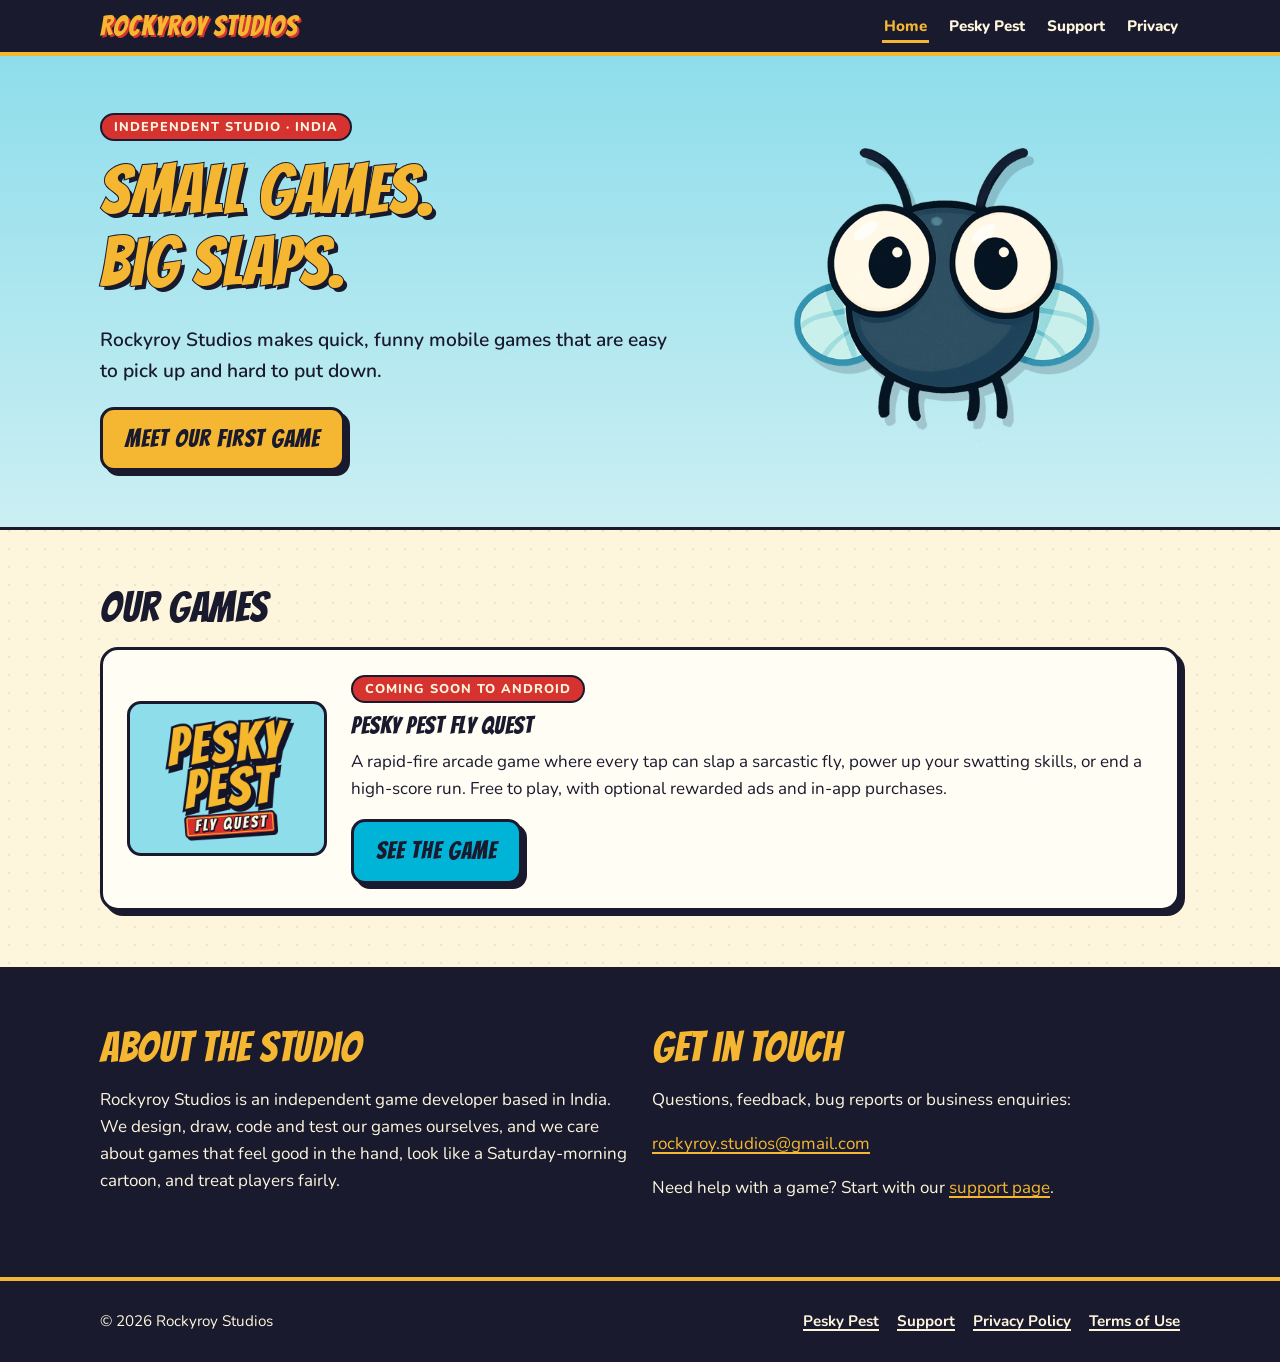
<file: index.html>
<!doctype html>
<html lang="en">
<head>
  <meta charset="utf-8">
  <meta name="viewport" content="width=device-width, initial-scale=1">
  <title>Rockyroy Studios</title>
  <meta name="description" content="Rockyroy Studios is an independent game studio from India making funny, fast mobile games, starting with Pesky Pest Fly Quest.">
  <meta property="og:title" content="Rockyroy Studios">
  <meta property="og:description" content="Independent mobile games from India. Our first game: Pesky Pest Fly Quest.">
  <meta property="og:image" content="assets/img/pesky-pest-logo.png">
  <link rel="icon" type="image/png" href="assets/img/favicon.png">
  <link rel="preconnect" href="https://fonts.googleapis.com">
  <link rel="preconnect" href="https://fonts.gstatic.com" crossorigin>
  <link rel="stylesheet" href="https://fonts.googleapis.com/css2?family=Bangers&family=Nunito:wght@400;600;700;800&display=swap">
  <link rel="stylesheet" href="assets/css/site.css">
</head>
<body>
  <a class="skip-link" href="#main">Skip to content</a>

  <header class="site-header">
    <div class="wrap">
      <a class="brand" href="./">Rockyroy Studios</a>
      <nav class="site-nav" aria-label="Main">
        <ul>
          <li><a href="./" aria-current="page">Home</a></li>
          <li><a href="pesky-pest/">Pesky Pest</a></li>
          <li><a href="support/">Support</a></li>
          <li><a href="privacy/">Privacy</a></li>
        </ul>
      </nav>
    </div>
  </header>

  <main id="main">
    <section class="hero">
      <div class="wrap">
        <div>
          <span class="tag">Independent studio · India</span>
          <h1 class="outlined" style="margin-top:14px">Small games.<br>Big slaps.</h1>
          <p class="lede">Rockyroy Studios makes quick, funny mobile games that are easy to pick up and hard to put down.</p>
          <div class="cta-row">
            <a class="btn" href="pesky-pest/">Meet our first game</a>
          </div>
        </div>
        <div class="hero-art">
          <img class="fly" src="assets/img/fly.png" alt="The cartoon fly from Pesky Pest Fly Quest" width="440" height="422">
        </div>
      </div>
    </section>

    <section>
      <div class="wrap">
        <h2>Our games</h2>
        <article class="card game-card">
          <a class="thumb" href="pesky-pest/" aria-label="Pesky Pest Fly Quest">
            <img src="assets/img/pesky-pest-logo.png" alt="Pesky Pest Fly Quest logo" width="900" height="664">
          </a>
          <div>
            <span class="tag">Coming soon to Android</span>
            <h3 style="margin-top:10px">Pesky Pest Fly Quest</h3>
            <p>A rapid-fire arcade game where every tap can slap a sarcastic fly, power up your swatting skills, or end a high-score run. Free to play, with optional rewarded ads and in-app purchases.</p>
            <a class="btn secondary" href="pesky-pest/">See the game</a>
          </div>
        </article>
      </div>
    </section>

    <section class="band">
      <div class="wrap grid two">
        <div>
          <h2>About the studio</h2>
          <p>Rockyroy Studios is an independent game developer based in India. We design, draw, code and test our games ourselves, and we care about games that feel good in the hand, look like a Saturday-morning cartoon, and treat players fairly.</p>
        </div>
        <div>
          <h2>Get in touch</h2>
          <p>Questions, feedback, bug reports or business enquiries:</p>
          <p><a href="mailto:rockyroy.studios@gmail.com">rockyroy.studios@gmail.com</a></p>
          <p>Need help with a game? Start with our <a href="support/">support page</a>.</p>
        </div>
      </div>
    </section>
  </main>

  <footer class="site-footer">
    <div class="wrap">
      <span>© <span data-year>2026</span> Rockyroy Studios</span>
      <ul>
        <li><a href="pesky-pest/">Pesky Pest</a></li>
        <li><a href="support/">Support</a></li>
        <li><a href="privacy/">Privacy Policy</a></li>
        <li><a href="terms/">Terms of Use</a></li>
      </ul>
    </div>
  </footer>
  <script>document.querySelectorAll('[data-year]').forEach(function (el) { el.textContent = new Date().getFullYear(); });</script>
</body>
</html>
</file>
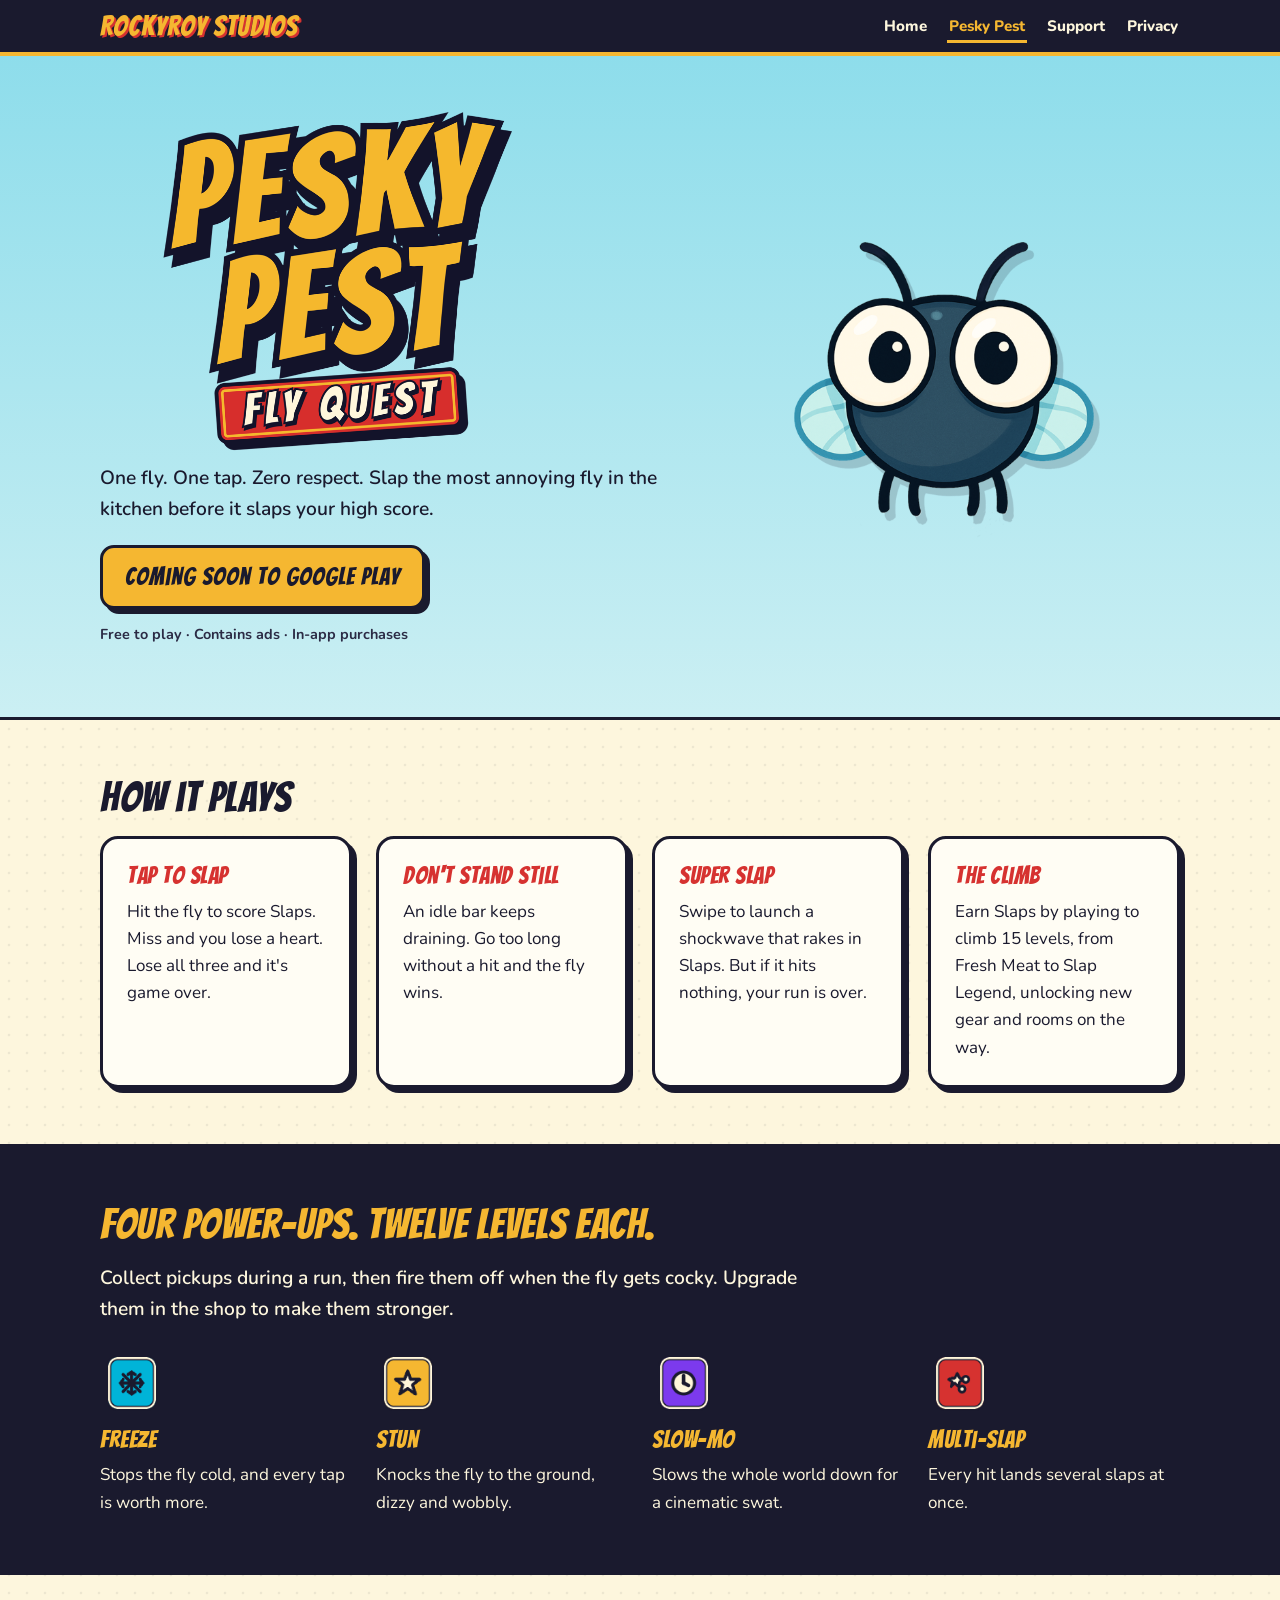
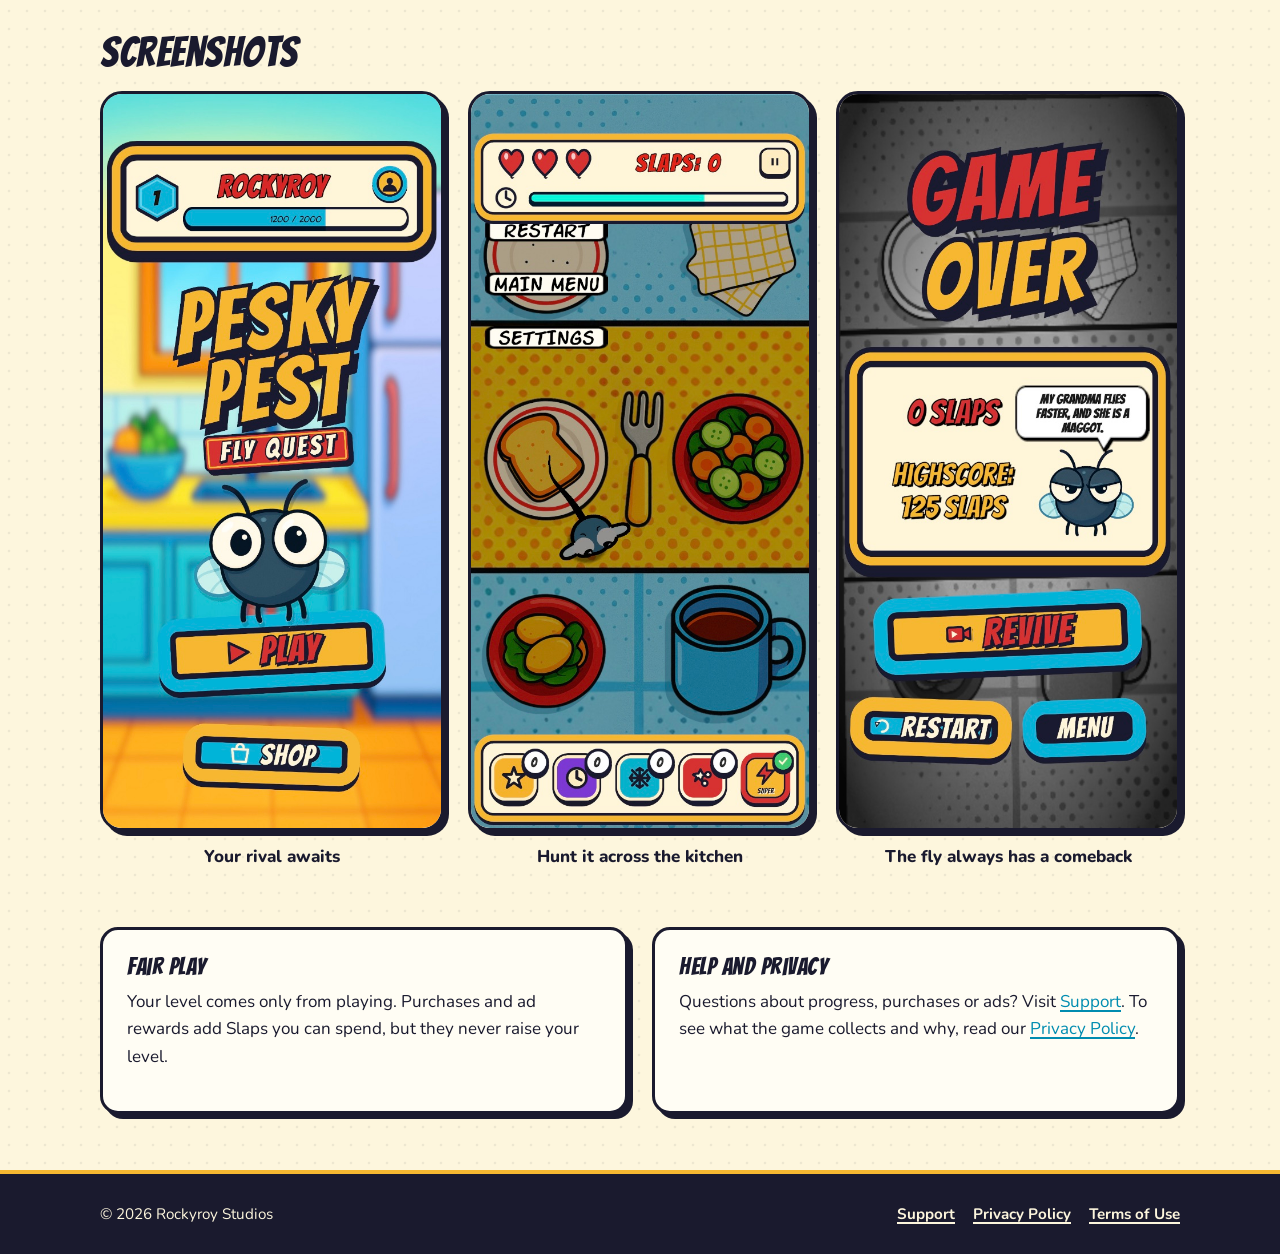
<file: pesky-pest/index.html>
<!doctype html>
<html lang="en">
<head>
  <meta charset="utf-8">
  <meta name="viewport" content="width=device-width, initial-scale=1">
  <title>Pesky Pest Fly Quest · Rockyroy Studios</title>
  <meta name="description" content="Pesky Pest Fly Quest is a rapid-fire mobile arcade game: slap a sarcastic fly, collect power-ups, unleash the Super Slap and climb 15 levels. Coming soon to Android.">
  <meta property="og:title" content="Pesky Pest Fly Quest">
  <meta property="og:description" content="Slap a sarcastic fly. Climb 15 levels. Coming soon to Android.">
  <meta property="og:image" content="../assets/img/pesky-pest-logo.png">
  <link rel="icon" type="image/png" href="../assets/img/favicon.png">
  <link rel="preconnect" href="https://fonts.googleapis.com">
  <link rel="preconnect" href="https://fonts.gstatic.com" crossorigin>
  <link rel="stylesheet" href="https://fonts.googleapis.com/css2?family=Bangers&family=Nunito:wght@400;600;700;800&display=swap">
  <link rel="stylesheet" href="../assets/css/site.css">
</head>
<body>
  <a class="skip-link" href="#main">Skip to content</a>

  <header class="site-header">
    <div class="wrap">
      <a class="brand" href="../">Rockyroy Studios</a>
      <nav class="site-nav" aria-label="Main">
        <ul>
          <li><a href="../">Home</a></li>
          <li><a href="./" aria-current="page">Pesky Pest</a></li>
          <li><a href="../support/">Support</a></li>
          <li><a href="../privacy/">Privacy</a></li>
        </ul>
      </nav>
    </div>
  </header>

  <main id="main">
    <section class="hero">
      <div class="wrap">
        <div>
          <img class="logo" src="../assets/img/pesky-pest-logo.png" alt="Pesky Pest Fly Quest" width="900" height="664">
          <p class="lede">One fly. One tap. Zero respect. Slap the most annoying fly in the kitchen before it slaps your high score.</p>
          <div class="cta-row">
            <span class="btn" aria-disabled="true">Coming soon to Google Play</span>
          </div>
          <p class="small-print" style="margin-top:14px">Free to play · Contains ads · In-app purchases</p>
        </div>
        <div class="hero-art">
          <img class="fly" src="../assets/img/fly.png" alt="" width="440" height="422">
        </div>
      </div>
    </section>

    <section>
      <div class="wrap">
        <h2>How it plays</h2>
        <div class="grid four">
          <div class="card feature">
            <h3>Tap to slap</h3>
            <p>Hit the fly to score Slaps. Miss and you lose a heart. Lose all three and it's game over.</p>
          </div>
          <div class="card feature">
            <h3>Don't stand still</h3>
            <p>An idle bar keeps draining. Go too long without a hit and the fly wins.</p>
          </div>
          <div class="card feature">
            <h3>Super Slap</h3>
            <p>Swipe to launch a shockwave that rakes in Slaps. But if it hits nothing, your run is over.</p>
          </div>
          <div class="card feature">
            <h3>The Climb</h3>
            <p>Earn Slaps by playing to climb 15 levels, from Fresh Meat to Slap Legend, unlocking new gear and rooms on the way.</p>
          </div>
        </div>
      </div>
    </section>

    <section class="band">
      <div class="wrap">
        <h2>Four power-ups. Twelve levels each.</h2>
        <p class="lede">Collect pickups during a run, then fire them off when the fly gets cocky. Upgrade them in the shop to make them stronger.</p>
        <div class="grid four" style="margin-top:24px">
          <div class="feature"><img src="../assets/img/icon-freeze.png" alt="" width="79" height="84"><h3>Freeze</h3><p>Stops the fly cold, and every tap is worth more.</p></div>
          <div class="feature"><img src="../assets/img/icon-stun.png" alt="" width="79" height="84"><h3>Stun</h3><p>Knocks the fly to the ground, dizzy and wobbly.</p></div>
          <div class="feature"><img src="../assets/img/icon-slow.png" alt="" width="79" height="84"><h3>Slow-Mo</h3><p>Slows the whole world down for a cinematic swat.</p></div>
          <div class="feature"><img src="../assets/img/icon-multi.png" alt="" width="79" height="84"><h3>Multi-Slap</h3><p>Every hit lands several slaps at once.</p></div>
        </div>
      </div>
    </section>

    <section>
      <div class="wrap">
        <h2>Screenshots</h2>
        <div class="screens">
          <figure>
            <img src="../assets/img/screen-main-menu.jpg" alt="Main menu showing the Pesky Pest logo, the fly and the Play button" width="592" height="1286" loading="lazy">
            <figcaption>Your rival awaits</figcaption>
          </figure>
          <figure>
            <img src="../assets/img/screen-gameplay-hud.jpg" alt="Gameplay on the kitchen table with hearts, score and power-up buttons" width="592" height="1286" loading="lazy">
            <figcaption>Hunt it across the kitchen</figcaption>
          </figure>
          <figure>
            <img src="../assets/img/screen-game-over.jpg" alt="Game over screen where the fly mocks the player" width="592" height="1286" loading="lazy">
            <figcaption>The fly always has a comeback</figcaption>
          </figure>
        </div>
      </div>
    </section>

    <section style="padding-top:0">
      <div class="wrap grid two">
        <div class="card">
          <h3>Fair play</h3>
          <p>Your level comes only from playing. Purchases and ad rewards add Slaps you can spend, but they never raise your level.</p>
        </div>
        <div class="card">
          <h3>Help and privacy</h3>
          <p>Questions about progress, purchases or ads? Visit <a href="../support/">Support</a>. To see what the game collects and why, read our <a href="../privacy/">Privacy Policy</a>.</p>
        </div>
      </div>
    </section>
  </main>

  <footer class="site-footer">
    <div class="wrap">
      <span>© <span data-year>2026</span> Rockyroy Studios</span>
      <ul>
        <li><a href="../support/">Support</a></li>
        <li><a href="../privacy/">Privacy Policy</a></li>
        <li><a href="../terms/">Terms of Use</a></li>
      </ul>
    </div>
  </footer>
  <script>document.querySelectorAll('[data-year]').forEach(function (el) { el.textContent = new Date().getFullYear(); });</script>
</body>
</html>
</file>
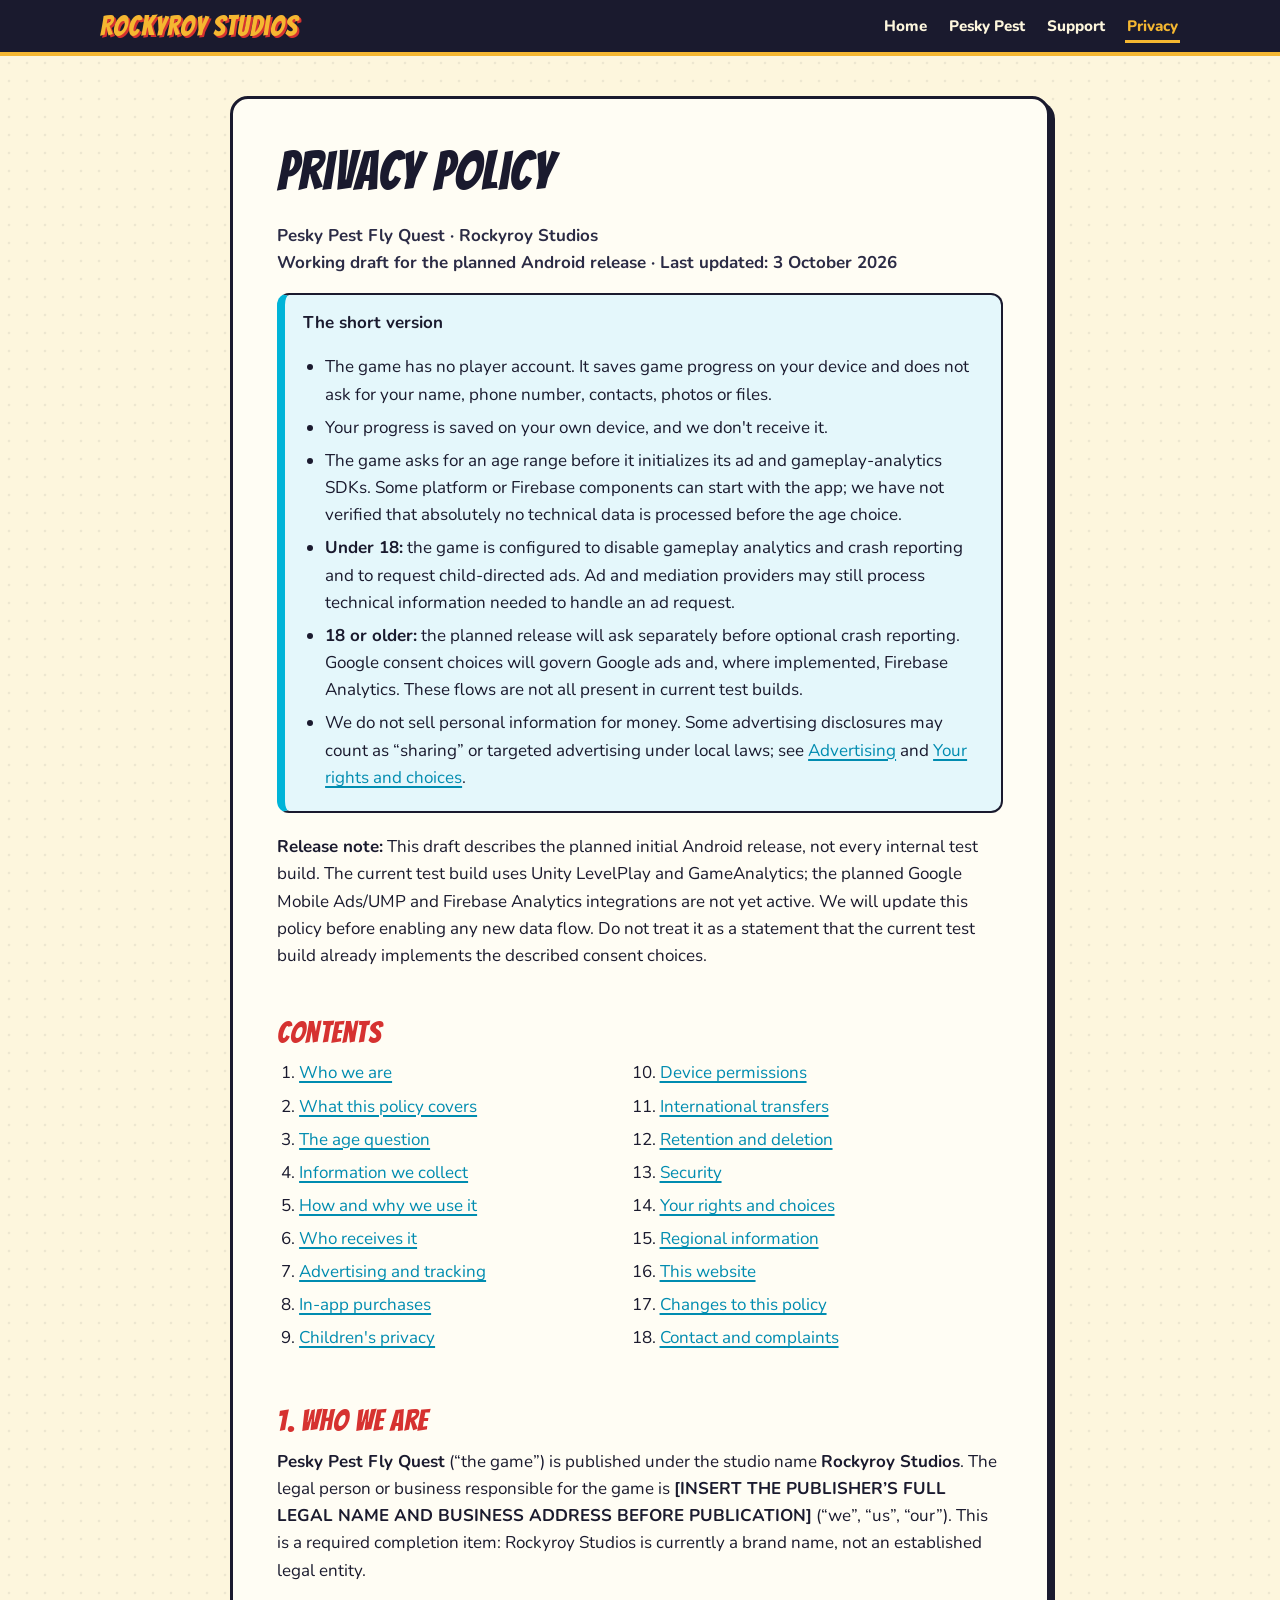
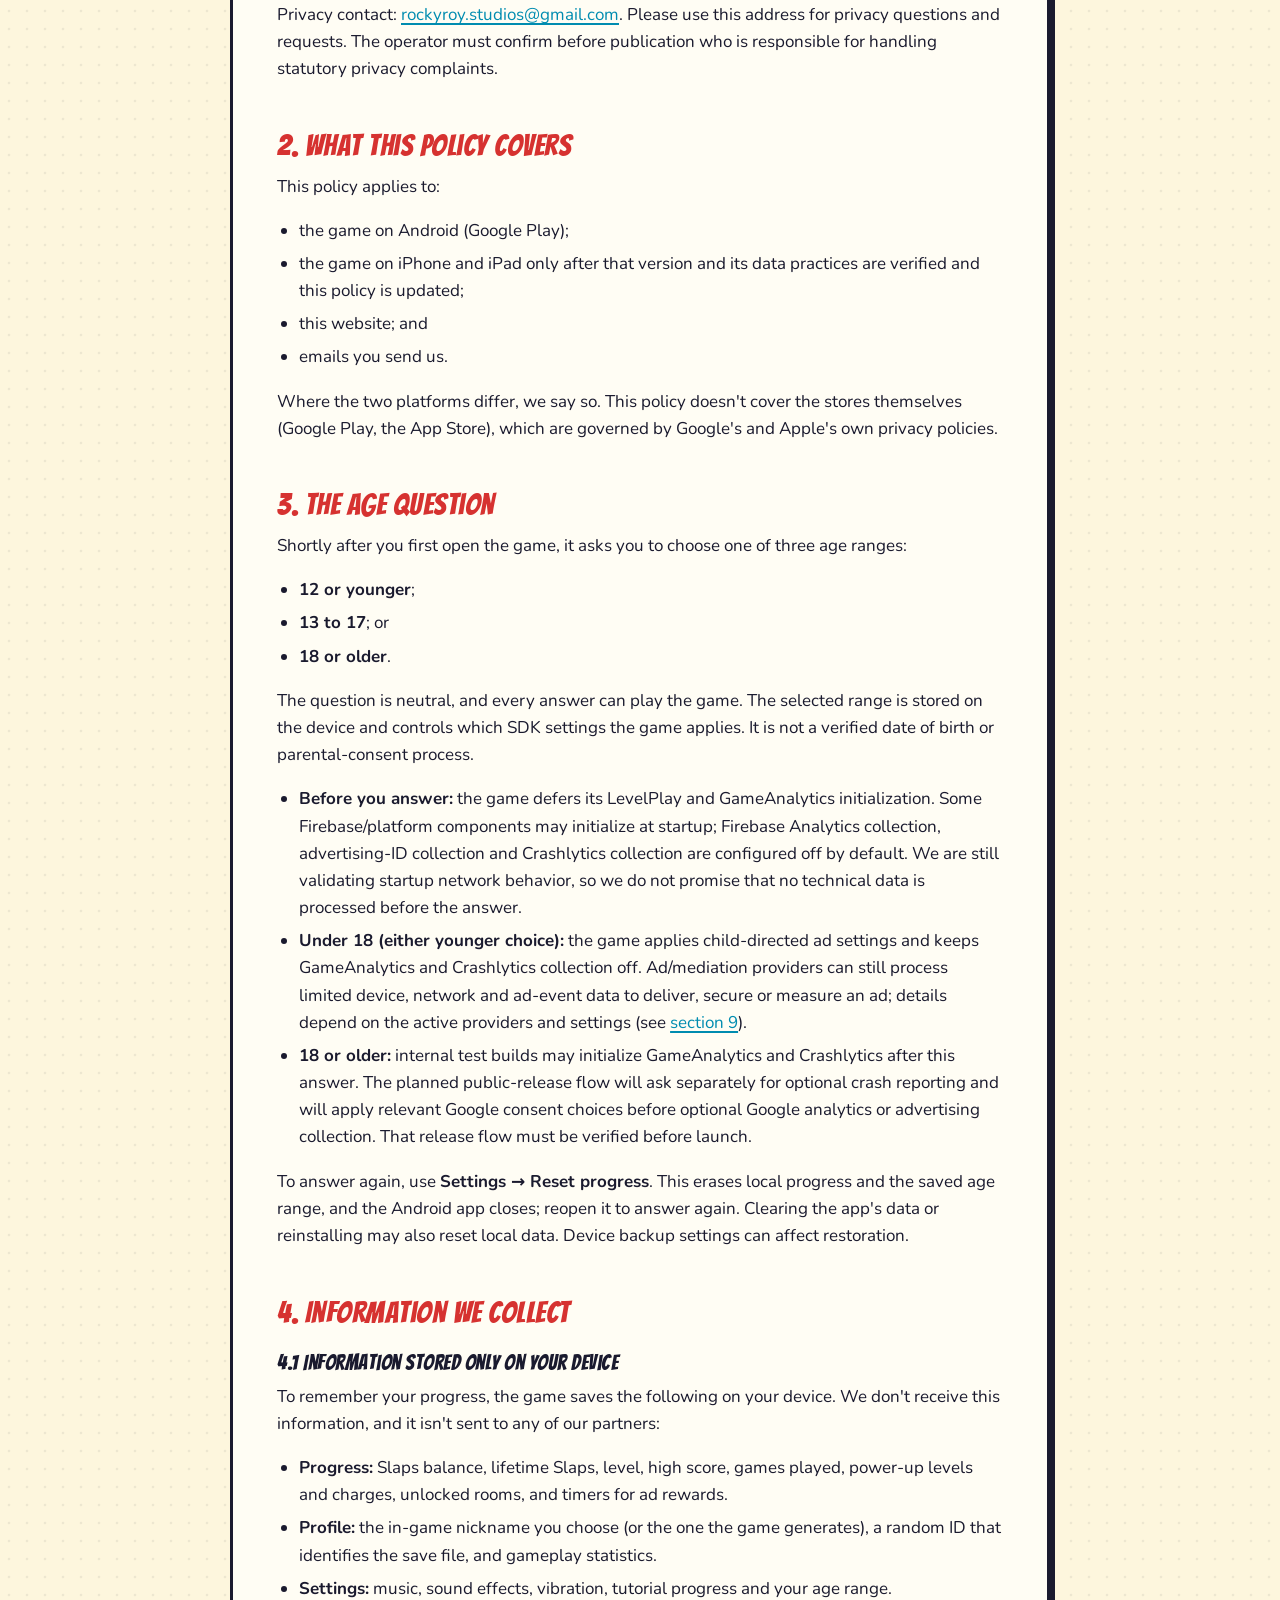
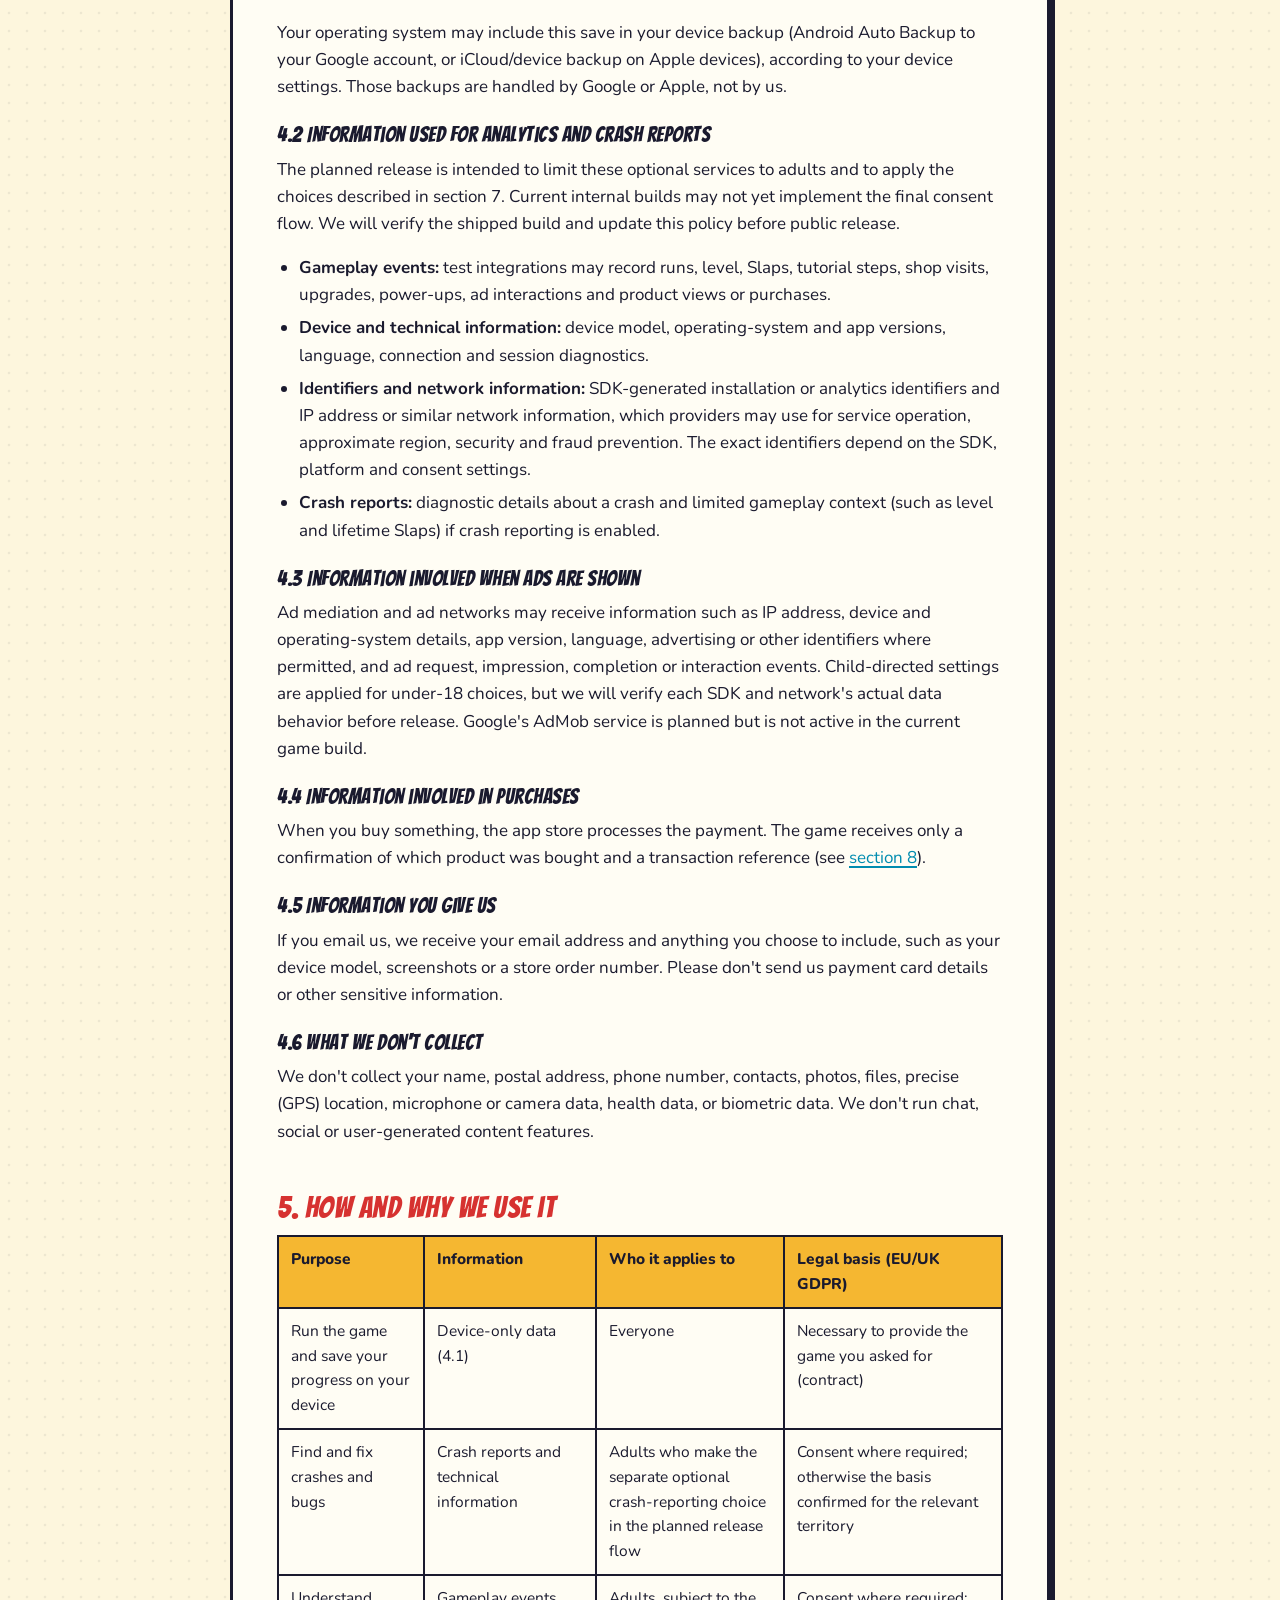
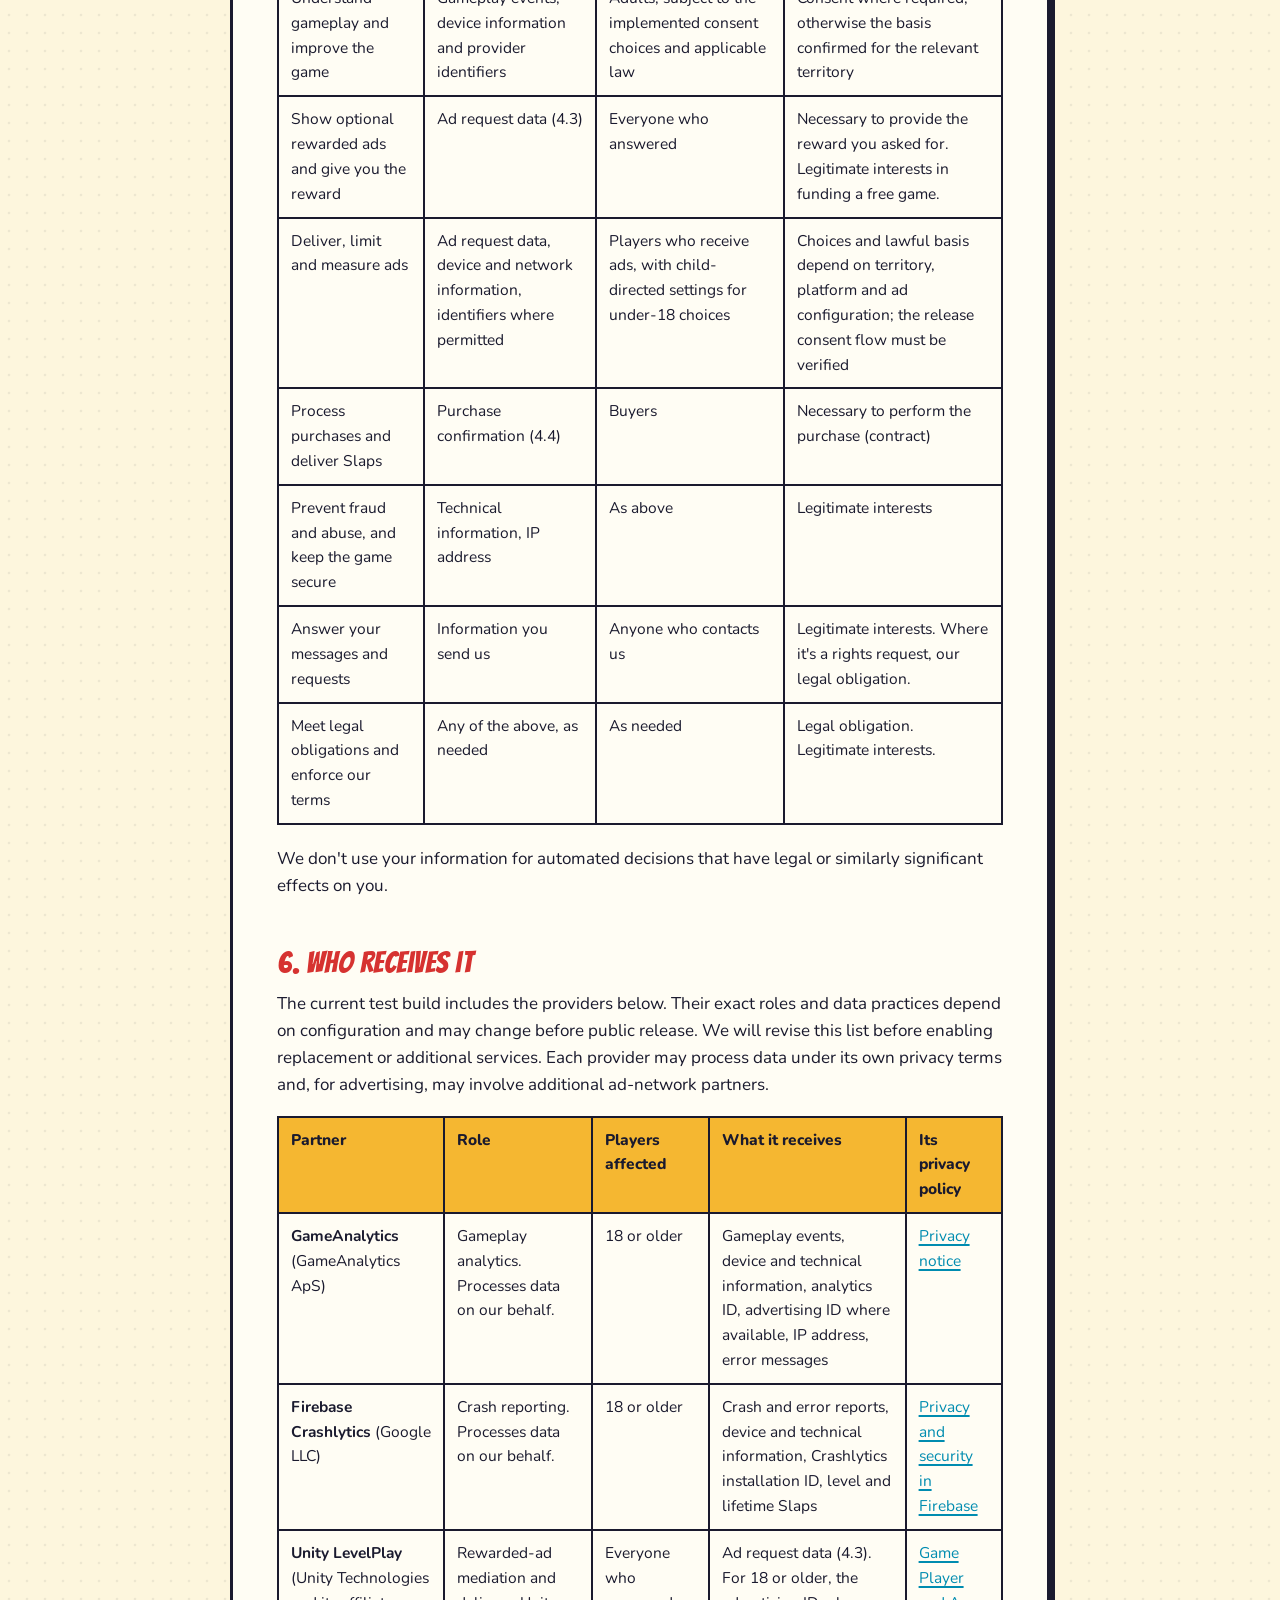
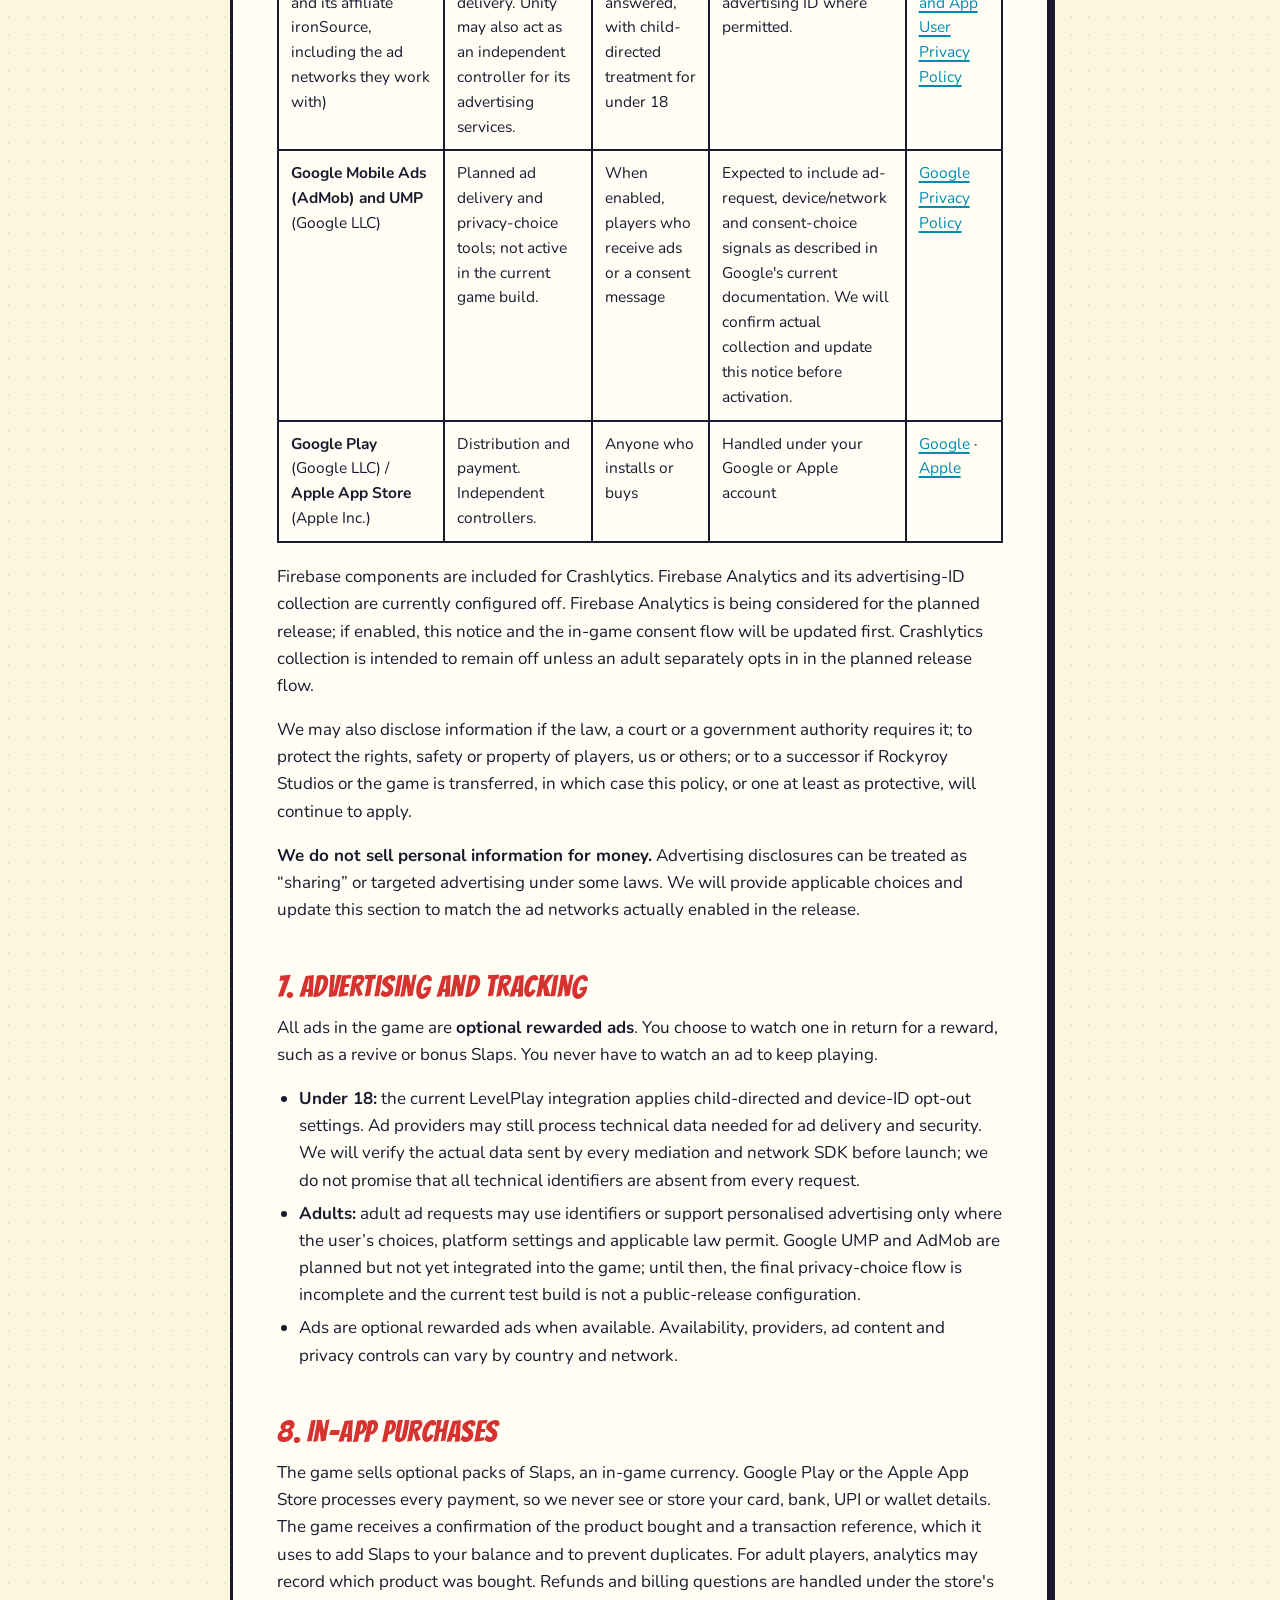
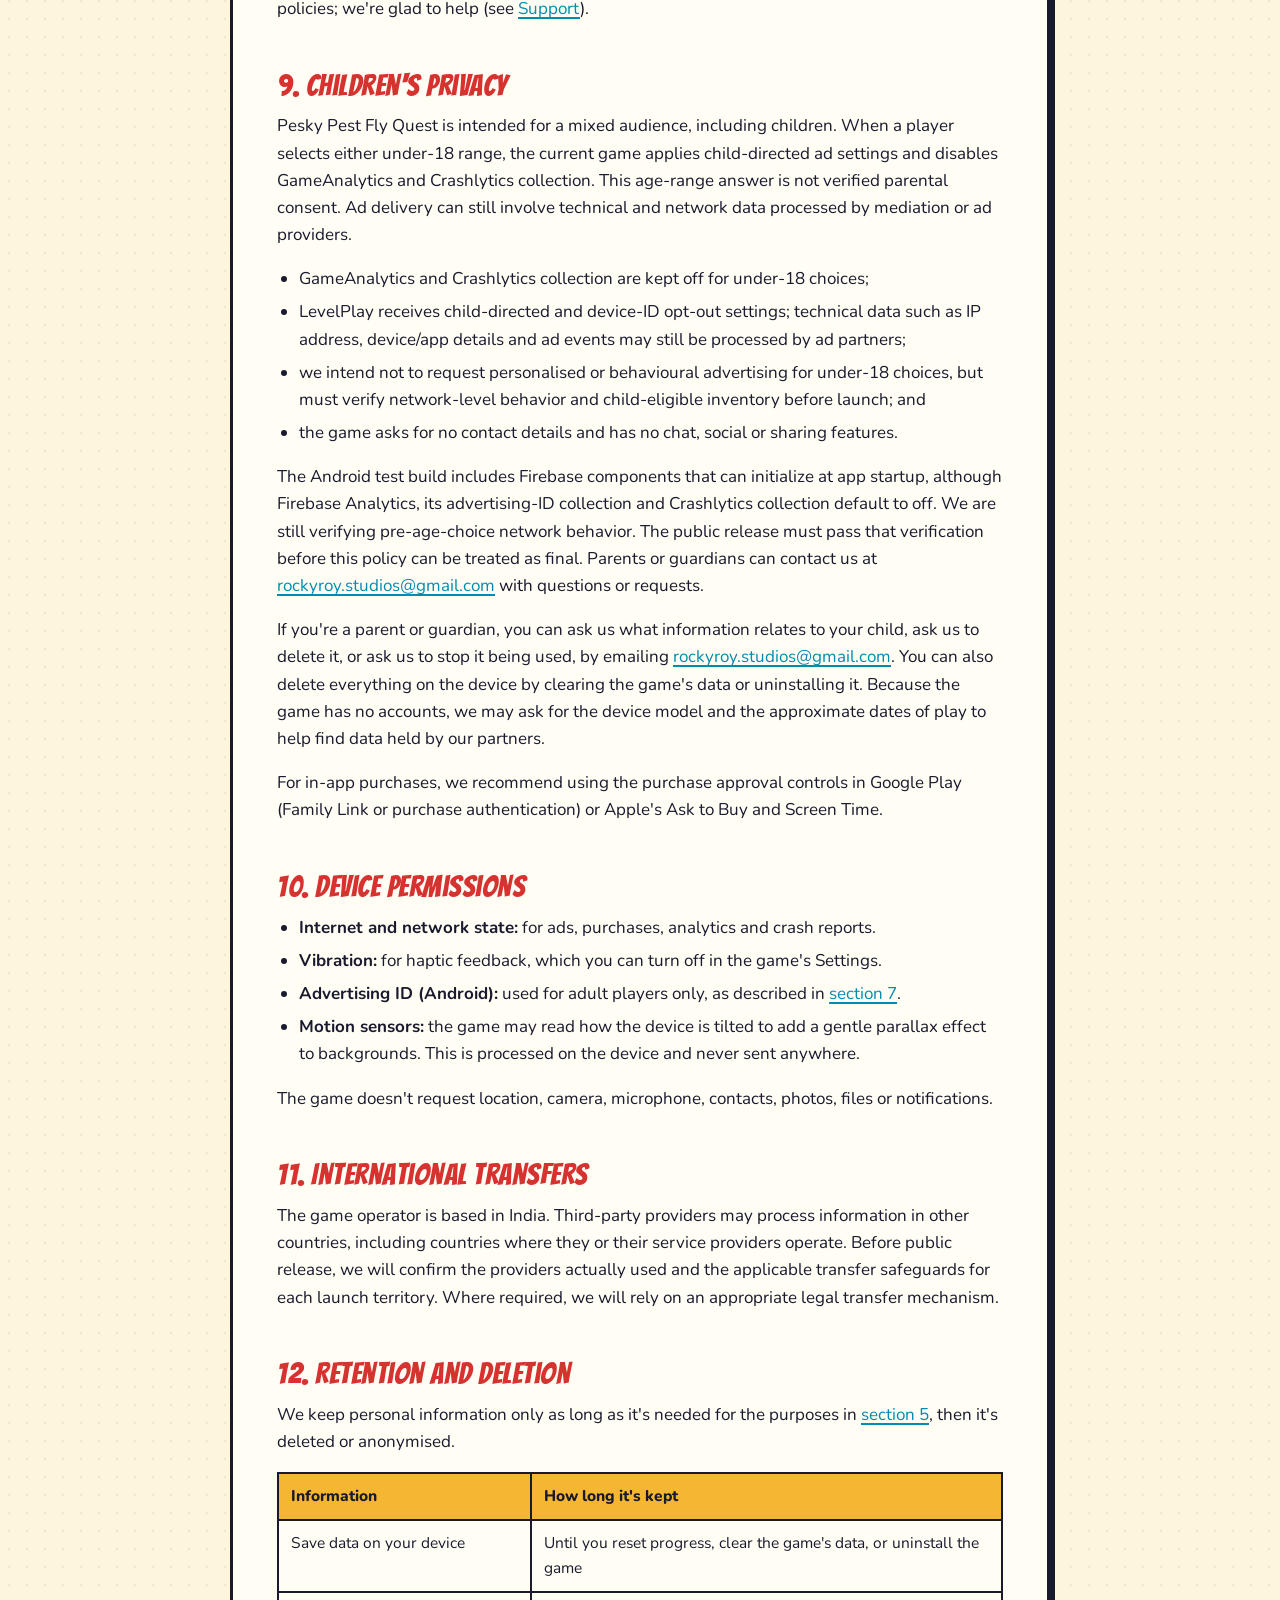
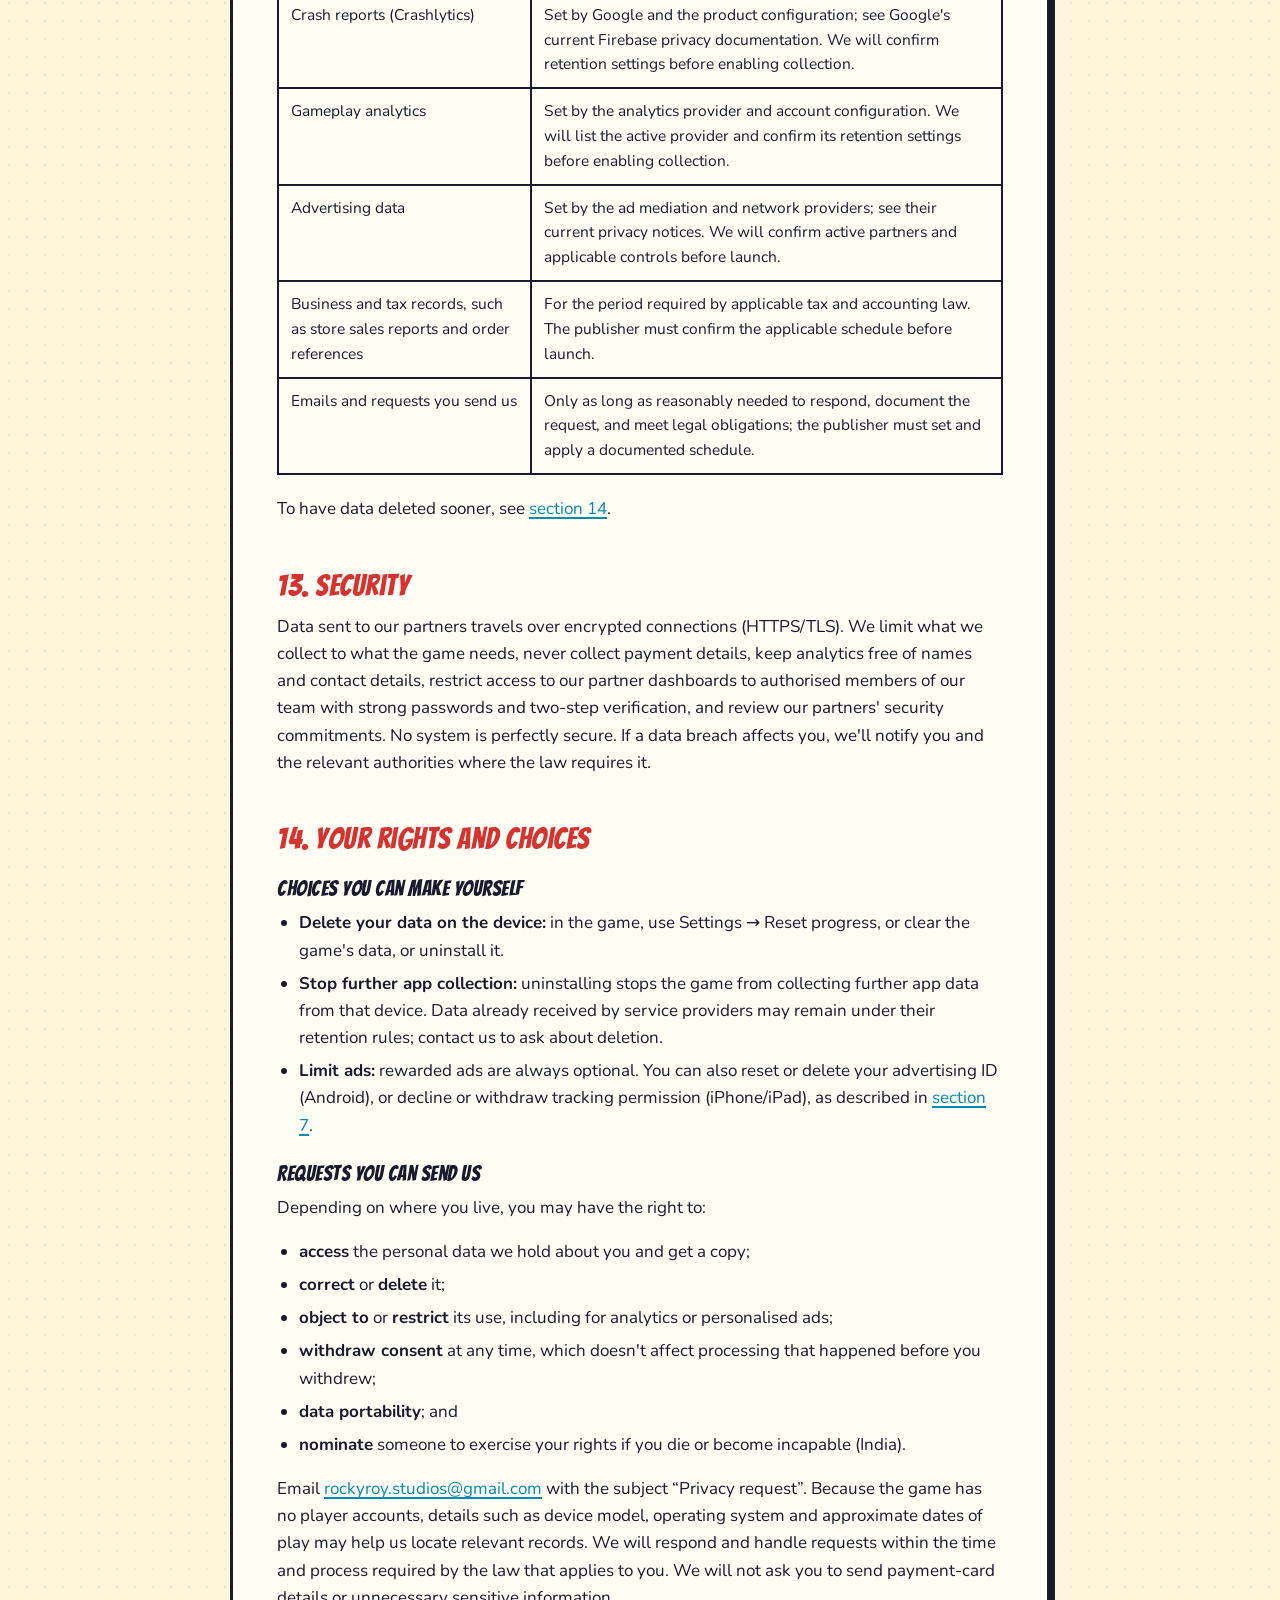
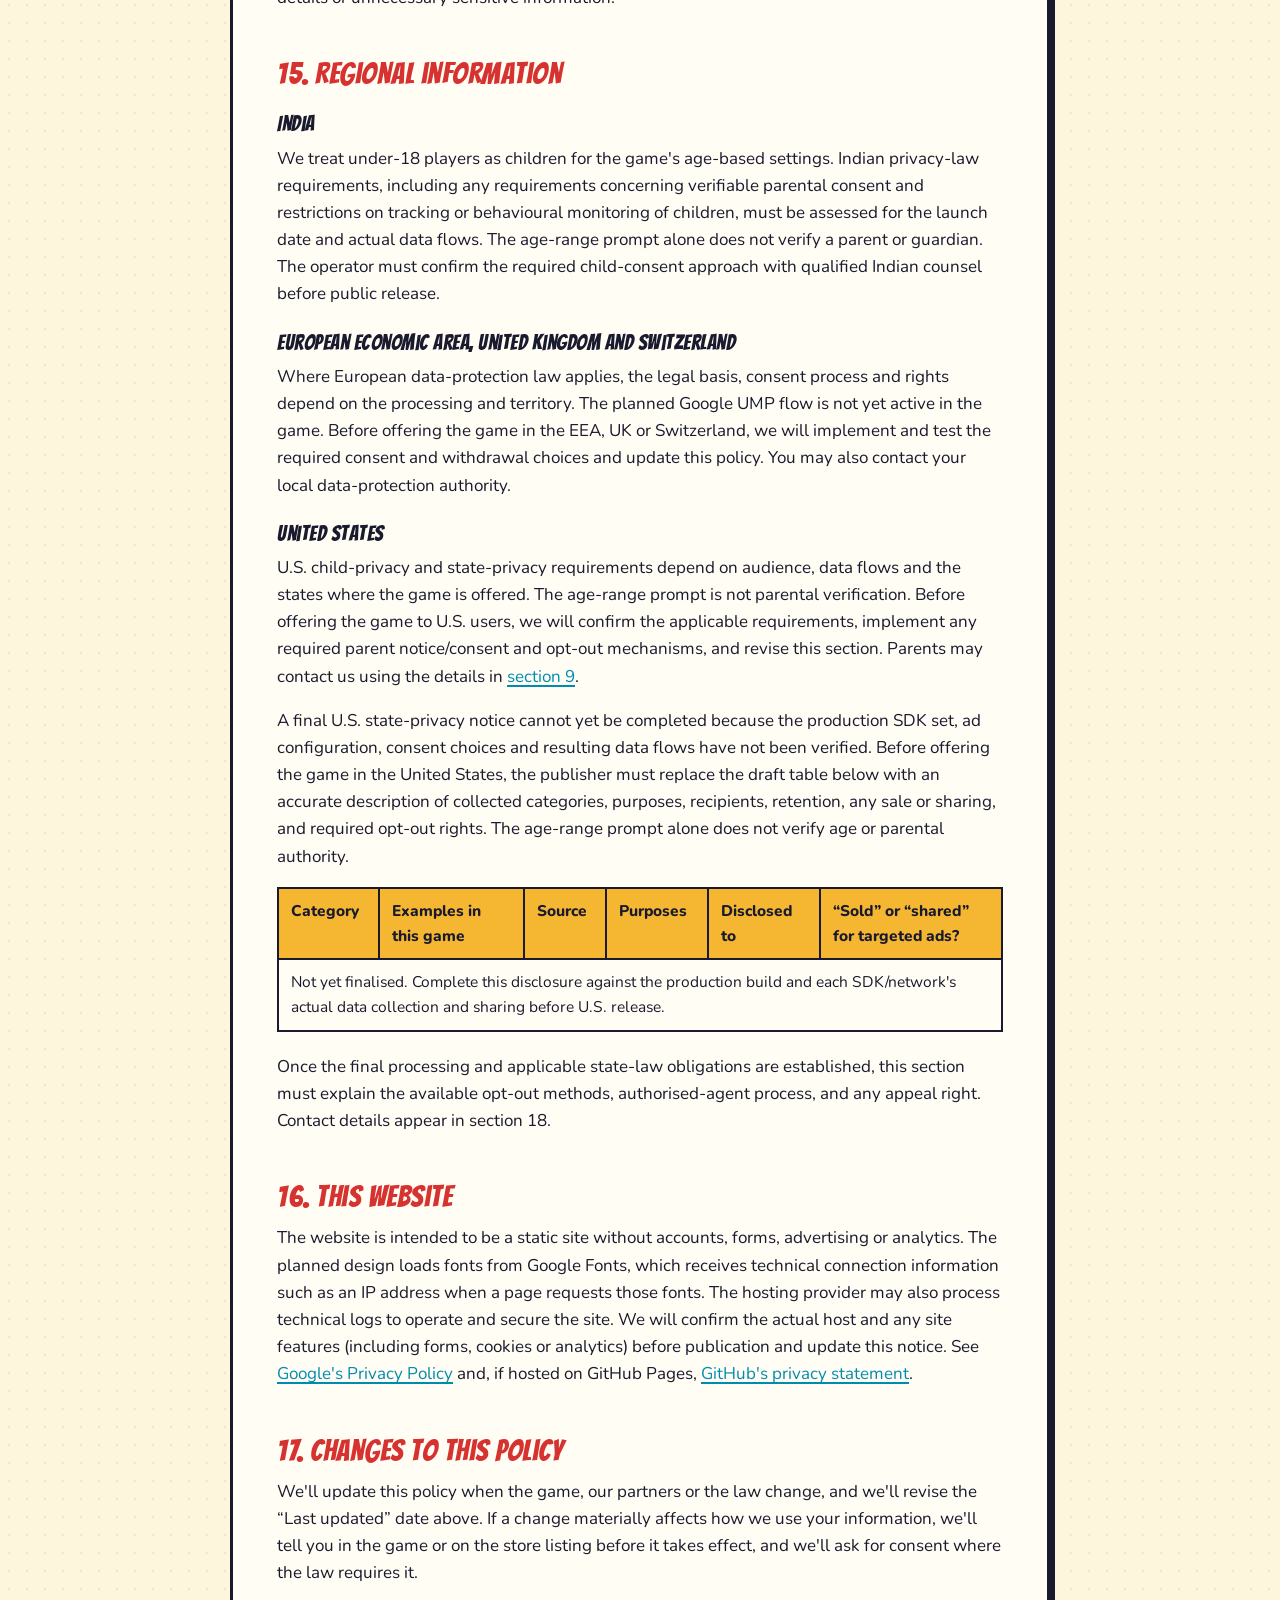
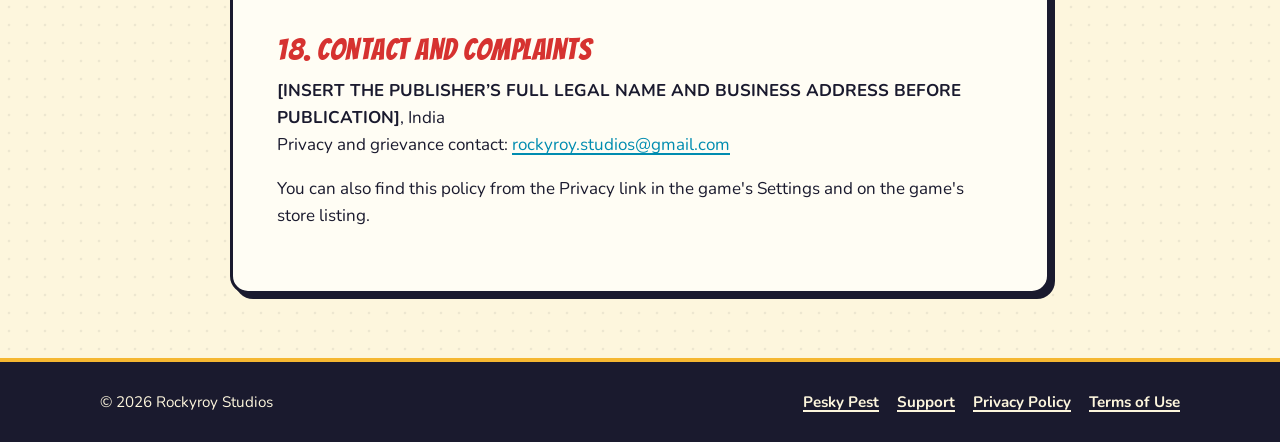
<file: privacy/index.html>
<!doctype html>
<html lang="en">
<head>
  <meta charset="utf-8">
  <meta name="viewport" content="width=device-width, initial-scale=1">
  <title>Privacy Policy · Pesky Pest Fly Quest · Rockyroy Studios</title>
  <meta name="description" content="Privacy Policy for Pesky Pest Fly Quest by Rockyroy Studios: what data the game uses, why, who receives it, how long it is kept, children's privacy, and your rights.">
  <link rel="icon" type="image/png" href="../assets/img/favicon.png">
  <link rel="preconnect" href="https://fonts.googleapis.com">
  <link rel="preconnect" href="https://fonts.gstatic.com" crossorigin>
  <link rel="stylesheet" href="https://fonts.googleapis.com/css2?family=Bangers&family=Nunito:wght@400;600;700;800&display=swap">
  <link rel="stylesheet" href="../assets/css/site.css">
</head>
<body>
  <a class="skip-link" href="#main">Skip to content</a>

  <header class="site-header">
    <div class="wrap">
      <a class="brand" href="../">Rockyroy Studios</a>
      <nav class="site-nav" aria-label="Main">
        <ul>
          <li><a href="../">Home</a></li>
          <li><a href="../pesky-pest/">Pesky Pest</a></li>
          <li><a href="../support/">Support</a></li>
          <li><a href="./" aria-current="page">Privacy</a></li>
        </ul>
      </nav>
    </div>
  </header>

  <main id="main" class="doc">
    <div class="wrap">
      <article class="card">
        <h1>Privacy Policy</h1>
        <p class="meta">Pesky Pest Fly Quest · Rockyroy Studios<br>Working draft for the planned Android release · Last updated: 3 October 2026</p>

        <div class="callout">
          <p><strong>The short version</strong></p>
          <ul style="margin-bottom:0">
            <li>The game has no player account. It saves game progress on your device and does not ask for your name, phone number, contacts, photos or files.</li>
            <li>Your progress is saved on your own device, and we don't receive it.</li>
            <li>The game asks for an age range before it initializes its ad and gameplay-analytics SDKs. Some platform or Firebase components can start with the app; we have not verified that absolutely no technical data is processed before the age choice.</li>
            <li><strong>Under 18:</strong> the game is configured to disable gameplay analytics and crash reporting and to request child-directed ads. Ad and mediation providers may still process technical information needed to handle an ad request.</li>
            <li><strong>18 or older:</strong> the planned release will ask separately before optional crash reporting. Google consent choices will govern Google ads and, where implemented, Firebase Analytics. These flows are not all present in current test builds.</li>
            <li>We do not sell personal information for money. Some advertising disclosures may count as “sharing” or targeted advertising under local laws; see <a href="#ads">Advertising</a> and <a href="#rights">Your rights and choices</a>.</li>
          </ul>
        </div>
        <p><strong>Release note:</strong> This draft describes the planned initial Android release, not every internal test build. The current test build uses Unity LevelPlay and GameAnalytics; the planned Google Mobile Ads/UMP and Firebase Analytics integrations are not yet active. We will update this policy before enabling any new data flow. Do not treat it as a statement that the current test build already implements the described consent choices.</p>

        <h2>Contents</h2>
        <ol class="toc">
          <li><a href="#who">Who we are</a></li>
          <li><a href="#scope">What this policy covers</a></li>
          <li><a href="#age">The age question</a></li>
          <li><a href="#collect">Information we collect</a></li>
          <li><a href="#use">How and why we use it</a></li>
          <li><a href="#partners">Who receives it</a></li>
          <li><a href="#ads">Advertising and tracking</a></li>
          <li><a href="#purchases">In-app purchases</a></li>
          <li><a href="#children">Children's privacy</a></li>
          <li><a href="#permissions">Device permissions</a></li>
          <li><a href="#transfers">International transfers</a></li>
          <li><a href="#retention">Retention and deletion</a></li>
          <li><a href="#security">Security</a></li>
          <li><a href="#rights">Your rights and choices</a></li>
          <li><a href="#regional">Regional information</a></li>
          <li><a href="#website">This website</a></li>
          <li><a href="#changes">Changes to this policy</a></li>
          <li><a href="#contact">Contact and complaints</a></li>
        </ol>

        <h2 id="who">1. Who we are</h2>
        <p><strong>Pesky Pest Fly Quest</strong> (“the game”) is published under the studio name <strong>Rockyroy Studios</strong>. The legal person or business responsible for the game is <strong>[INSERT THE PUBLISHER’S FULL LEGAL NAME AND BUSINESS ADDRESS BEFORE PUBLICATION]</strong> (“we”, “us”, “our”). This is a required completion item: Rockyroy Studios is currently a brand name, not an established legal entity.</p>
        <p>Privacy contact: <a href="mailto:rockyroy.studios@gmail.com?subject=Privacy%20request">rockyroy.studios@gmail.com</a>. Please use this address for privacy questions and requests. The operator must confirm before publication who is responsible for handling statutory privacy complaints.</p>

        <h2 id="scope">2. What this policy covers</h2>
        <p>This policy applies to:</p>
        <ul>
          <li>the game on Android (Google Play);</li>
          <li>the game on iPhone and iPad only after that version and its data practices are verified and this policy is updated;</li>
          <li>this website; and</li>
          <li>emails you send us.</li>
        </ul>
        <p>Where the two platforms differ, we say so. This policy doesn't cover the stores themselves (Google Play, the App Store), which are governed by Google's and Apple's own privacy policies.</p>

        <h2 id="age">3. The age question</h2>
        <p>Shortly after you first open the game, it asks you to choose one of three age ranges:</p>
        <ul>
          <li><strong>12 or younger</strong>;</li>
          <li><strong>13 to 17</strong>; or</li>
          <li><strong>18 or older</strong>.</li>
        </ul>
        <p>The question is neutral, and every answer can play the game. The selected range is stored on the device and controls which SDK settings the game applies. It is not a verified date of birth or parental-consent process.</p>
        <ul>
          <li><strong>Before you answer:</strong> the game defers its LevelPlay and GameAnalytics initialization. Some Firebase/platform components may initialize at startup; Firebase Analytics collection, advertising-ID collection and Crashlytics collection are configured off by default. We are still validating startup network behavior, so we do not promise that no technical data is processed before the answer.</li>
          <li><strong>Under 18 (either younger choice):</strong> the game applies child-directed ad settings and keeps GameAnalytics and Crashlytics collection off. Ad/mediation providers can still process limited device, network and ad-event data to deliver, secure or measure an ad; details depend on the active providers and settings (see <a href="#children">section 9</a>).</li>
          <li><strong>18 or older:</strong> internal test builds may initialize GameAnalytics and Crashlytics after this answer. The planned public-release flow will ask separately for optional crash reporting and will apply relevant Google consent choices before optional Google analytics or advertising collection. That release flow must be verified before launch.</li>
        </ul>
        <p>To answer again, use <strong>Settings → Reset progress</strong>. This erases local progress and the saved age range, and the Android app closes; reopen it to answer again. Clearing the app's data or reinstalling may also reset local data. Device backup settings can affect restoration.</p>

        <h2 id="collect">4. Information we collect</h2>

        <h3>4.1 Information stored only on your device</h3>
        <p>To remember your progress, the game saves the following on your device. We don't receive this information, and it isn't sent to any of our partners:</p>
        <ul>
          <li><strong>Progress:</strong> Slaps balance, lifetime Slaps, level, high score, games played, power-up levels and charges, unlocked rooms, and timers for ad rewards.</li>
          <li><strong>Profile:</strong> the in-game nickname you choose (or the one the game generates), a random ID that identifies the save file, and gameplay statistics.</li>
          <li><strong>Settings:</strong> music, sound effects, vibration, tutorial progress and your age range.</li>
        </ul>
        <p>Your operating system may include this save in your device backup (Android Auto Backup to your Google account, or iCloud/device backup on Apple devices), according to your device settings. Those backups are handled by Google or Apple, not by us.</p>

        <h3>4.2 Information used for analytics and crash reports</h3>
        <p>The planned release is intended to limit these optional services to adults and to apply the choices described in section 7. Current internal builds may not yet implement the final consent flow. We will verify the shipped build and update this policy before public release.</p>
        <ul>
          <li><strong>Gameplay events:</strong> test integrations may record runs, level, Slaps, tutorial steps, shop visits, upgrades, power-ups, ad interactions and product views or purchases.</li>
          <li><strong>Device and technical information:</strong> device model, operating-system and app versions, language, connection and session diagnostics.</li>
          <li><strong>Identifiers and network information:</strong> SDK-generated installation or analytics identifiers and IP address or similar network information, which providers may use for service operation, approximate region, security and fraud prevention. The exact identifiers depend on the SDK, platform and consent settings.</li>
          <li><strong>Crash reports:</strong> diagnostic details about a crash and limited gameplay context (such as level and lifetime Slaps) if crash reporting is enabled.</li>
        </ul>

        <h3>4.3 Information involved when ads are shown</h3>
        <p>Ad mediation and ad networks may receive information such as IP address, device and operating-system details, app version, language, advertising or other identifiers where permitted, and ad request, impression, completion or interaction events. Child-directed settings are applied for under-18 choices, but we will verify each SDK and network's actual data behavior before release. Google's AdMob service is planned but is not active in the current game build.</p>

        <h3>4.4 Information involved in purchases</h3>
        <p>When you buy something, the app store processes the payment. The game receives only a confirmation of which product was bought and a transaction reference (see <a href="#purchases">section 8</a>).</p>

        <h3>4.5 Information you give us</h3>
        <p>If you email us, we receive your email address and anything you choose to include, such as your device model, screenshots or a store order number. Please don't send us payment card details or other sensitive information.</p>

        <h3>4.6 What we don't collect</h3>
        <p>We don't collect your name, postal address, phone number, contacts, photos, files, precise (GPS) location, microphone or camera data, health data, or biometric data. We don't run chat, social or user-generated content features.</p>

        <h2 id="use">5. How and why we use it</h2>
        <div class="table-scroll">
          <table>
            <thead><tr><th>Purpose</th><th>Information</th><th>Who it applies to</th><th>Legal basis (EU/UK GDPR)</th></tr></thead>
            <tbody>
              <tr><td>Run the game and save your progress on your device</td><td>Device-only data (4.1)</td><td>Everyone</td><td>Necessary to provide the game you asked for (contract)</td></tr>
              <tr><td>Find and fix crashes and bugs</td><td>Crash reports and technical information</td><td>Adults who make the separate optional crash-reporting choice in the planned release flow</td><td>Consent where required; otherwise the basis confirmed for the relevant territory</td></tr>
              <tr><td>Understand gameplay and improve the game</td><td>Gameplay events, device information and provider identifiers</td><td>Adults, subject to the implemented consent choices and applicable law</td><td>Consent where required; otherwise the basis confirmed for the relevant territory</td></tr>
              <tr><td>Show optional rewarded ads and give you the reward</td><td>Ad request data (4.3)</td><td>Everyone who answered</td><td>Necessary to provide the reward you asked for. Legitimate interests in funding a free game.</td></tr>
              <tr><td>Deliver, limit and measure ads</td><td>Ad request data, device and network information, identifiers where permitted</td><td>Players who receive ads, with child-directed settings for under-18 choices</td><td>Choices and lawful basis depend on territory, platform and ad configuration; the release consent flow must be verified</td></tr>
              <tr><td>Process purchases and deliver Slaps</td><td>Purchase confirmation (4.4)</td><td>Buyers</td><td>Necessary to perform the purchase (contract)</td></tr>
              <tr><td>Prevent fraud and abuse, and keep the game secure</td><td>Technical information, IP address</td><td>As above</td><td>Legitimate interests</td></tr>
              <tr><td>Answer your messages and requests</td><td>Information you send us</td><td>Anyone who contacts us</td><td>Legitimate interests. Where it's a rights request, our legal obligation.</td></tr>
              <tr><td>Meet legal obligations and enforce our terms</td><td>Any of the above, as needed</td><td>As needed</td><td>Legal obligation. Legitimate interests.</td></tr>
            </tbody>
          </table>
        </div>
        <p>We don't use your information for automated decisions that have legal or similarly significant effects on you.</p>

        <h2 id="partners">6. Who receives it</h2>
        <p>The current test build includes the providers below. Their exact roles and data practices depend on configuration and may change before public release. We will revise this list before enabling replacement or additional services. Each provider may process data under its own privacy terms and, for advertising, may involve additional ad-network partners.</p>
        <div class="table-scroll">
          <table>
            <thead><tr><th>Partner</th><th>Role</th><th>Players affected</th><th>What it receives</th><th>Its privacy policy</th></tr></thead>
            <tbody>
              <tr>
                <td><strong>GameAnalytics</strong> (GameAnalytics ApS)</td>
                <td>Gameplay analytics. Processes data on our behalf.</td>
                <td>18 or older</td>
                <td>Gameplay events, device and technical information, analytics ID, advertising ID where available, IP address, error messages</td>
                <td><a href="https://www.gameanalytics.com/trust/privacy-notice">Privacy notice</a></td>
              </tr>
              <tr>
                <td><strong>Firebase Crashlytics</strong> (Google LLC)</td>
                <td>Crash reporting. Processes data on our behalf.</td>
                <td>18 or older</td>
                <td>Crash and error reports, device and technical information, Crashlytics installation ID, level and lifetime Slaps</td>
                <td><a href="https://firebase.google.com/support/privacy">Privacy and security in Firebase</a></td>
              </tr>
              <tr>
                <td><strong>Unity LevelPlay</strong> (Unity Technologies and its affiliate ironSource, including the ad networks they work with)</td>
                <td>Rewarded-ad mediation and delivery. Unity may also act as an independent controller for its advertising services.</td>
                <td>Everyone who answered, with child-directed treatment for under 18</td>
                <td>Ad request data (4.3). For 18 or older, the advertising ID where permitted.</td>
                <td><a href="https://unity.com/legal/game-player-and-app-user-privacy-policy">Game Player and App User Privacy Policy</a></td>
              </tr>
              <tr>
                <td><strong>Google Mobile Ads (AdMob) and UMP</strong> (Google LLC)</td>
                <td>Planned ad delivery and privacy-choice tools; not active in the current game build.</td>
                <td>When enabled, players who receive ads or a consent message</td>
                <td>Expected to include ad-request, device/network and consent-choice signals as described in Google's current documentation. We will confirm actual collection and update this notice before activation.</td>
                <td><a href="https://policies.google.com/privacy">Google Privacy Policy</a></td>
              </tr>
              <tr>
                <td><strong>Google Play</strong> (Google LLC) / <strong>Apple App Store</strong> (Apple Inc.)</td>
                <td>Distribution and payment. Independent controllers.</td>
                <td>Anyone who installs or buys</td>
                <td>Handled under your Google or Apple account</td>
                <td><a href="https://policies.google.com/privacy">Google</a> · <a href="https://www.apple.com/legal/privacy/">Apple</a></td>
              </tr>
            </tbody>
          </table>
        </div>
        <p>Firebase components are included for Crashlytics. Firebase Analytics and its advertising-ID collection are currently configured off. Firebase Analytics is being considered for the planned release; if enabled, this notice and the in-game consent flow will be updated first. Crashlytics collection is intended to remain off unless an adult separately opts in in the planned release flow.</p>
        <p>We may also disclose information if the law, a court or a government authority requires it; to protect the rights, safety or property of players, us or others; or to a successor if Rockyroy Studios or the game is transferred, in which case this policy, or one at least as protective, will continue to apply.</p>
        <p><strong>We do not sell personal information for money.</strong> Advertising disclosures can be treated as “sharing” or targeted advertising under some laws. We will provide applicable choices and update this section to match the ad networks actually enabled in the release.</p>

        <h2 id="ads">7. Advertising and tracking</h2>
        <p>All ads in the game are <strong>optional rewarded ads</strong>. You choose to watch one in return for a reward, such as a revive or bonus Slaps. You never have to watch an ad to keep playing.</p>
        <ul>
          <li><strong>Under 18:</strong> the current LevelPlay integration applies child-directed and device-ID opt-out settings. Ad providers may still process technical data needed for ad delivery and security. We will verify the actual data sent by every mediation and network SDK before launch; we do not promise that all technical identifiers are absent from every request.</li>
          <li><strong>Adults:</strong> adult ad requests may use identifiers or support personalised advertising only where the user’s choices, platform settings and applicable law permit. Google UMP and AdMob are planned but not yet integrated into the game; until then, the final privacy-choice flow is incomplete and the current test build is not a public-release configuration.</li>
          <li>Ads are optional rewarded ads when available. Availability, providers, ad content and privacy controls can vary by country and network.</li>
        </ul>

        <h2 id="purchases">8. In-app purchases</h2>
        <p>The game sells optional packs of Slaps, an in-game currency. Google Play or the Apple App Store processes every payment, so we never see or store your card, bank, UPI or wallet details. The game receives a confirmation of the product bought and a transaction reference, which it uses to add Slaps to your balance and to prevent duplicates. For adult players, analytics may record which product was bought. Refunds and billing questions are handled under the store's policies; we're glad to help (see <a href="../support/">Support</a>).</p>

        <h2 id="children">9. Children's privacy</h2>
        <p>Pesky Pest Fly Quest is intended for a mixed audience, including children. When a player selects either under-18 range, the current game applies child-directed ad settings and disables GameAnalytics and Crashlytics collection. This age-range answer is not verified parental consent. Ad delivery can still involve technical and network data processed by mediation or ad providers.</p>
        <ul>
          <li>GameAnalytics and Crashlytics collection are kept off for under-18 choices;</li>
          <li>LevelPlay receives child-directed and device-ID opt-out settings; technical data such as IP address, device/app details and ad events may still be processed by ad partners;</li>
          <li>we intend not to request personalised or behavioural advertising for under-18 choices, but must verify network-level behavior and child-eligible inventory before launch; and</li>
          <li>the game asks for no contact details and has no chat, social or sharing features.</li>
        </ul>
        <p>The Android test build includes Firebase components that can initialize at app startup, although Firebase Analytics, its advertising-ID collection and Crashlytics collection default to off. We are still verifying pre-age-choice network behavior. The public release must pass that verification before this policy can be treated as final. Parents or guardians can contact us at <a href="mailto:rockyroy.studios@gmail.com?subject=Parent%20privacy%20request">rockyroy.studios@gmail.com</a> with questions or requests.</p>
        <p>If you're a parent or guardian, you can ask us what information relates to your child, ask us to delete it, or ask us to stop it being used, by emailing <a href="mailto:rockyroy.studios@gmail.com?subject=Parent%20privacy%20request">rockyroy.studios@gmail.com</a>. You can also delete everything on the device by clearing the game's data or uninstalling it. Because the game has no accounts, we may ask for the device model and the approximate dates of play to help find data held by our partners.</p>
        <p>For in-app purchases, we recommend using the purchase approval controls in Google Play (Family Link or purchase authentication) or Apple's Ask to Buy and Screen Time.</p>

        <h2 id="permissions">10. Device permissions</h2>
        <ul>
          <li><strong>Internet and network state:</strong> for ads, purchases, analytics and crash reports.</li>
          <li><strong>Vibration:</strong> for haptic feedback, which you can turn off in the game's Settings.</li>
          <li><strong>Advertising ID (Android):</strong> used for adult players only, as described in <a href="#ads">section 7</a>.</li>
          <li><strong>Motion sensors:</strong> the game may read how the device is tilted to add a gentle parallax effect to backgrounds. This is processed on the device and never sent anywhere.</li>
        </ul>
        <p>The game doesn't request location, camera, microphone, contacts, photos, files or notifications.</p>

        <h2 id="transfers">11. International transfers</h2>
        <p>The game operator is based in India. Third-party providers may process information in other countries, including countries where they or their service providers operate. Before public release, we will confirm the providers actually used and the applicable transfer safeguards for each launch territory. Where required, we will rely on an appropriate legal transfer mechanism.</p>

        <h2 id="retention">12. Retention and deletion</h2>
        <p>We keep personal information only as long as it's needed for the purposes in <a href="#use">section 5</a>, then it's deleted or anonymised.</p>
        <div class="table-scroll">
          <table>
            <thead><tr><th>Information</th><th>How long it's kept</th></tr></thead>
            <tbody>
              <tr><td>Save data on your device</td><td>Until you reset progress, clear the game's data, or uninstall the game</td></tr>
              <tr><td>Crash reports (Crashlytics)</td><td>Set by Google and the product configuration; see Google's current Firebase privacy documentation. We will confirm retention settings before enabling collection.</td></tr>
              <tr><td>Gameplay analytics</td><td>Set by the analytics provider and account configuration. We will list the active provider and confirm its retention settings before enabling collection.</td></tr>
              <tr><td>Advertising data</td><td>Set by the ad mediation and network providers; see their current privacy notices. We will confirm active partners and applicable controls before launch.</td></tr>
              <tr><td>Business and tax records, such as store sales reports and order references</td><td>For the period required by applicable tax and accounting law. The publisher must confirm the applicable schedule before launch.</td></tr>
              <tr><td>Emails and requests you send us</td><td>Only as long as reasonably needed to respond, document the request, and meet legal obligations; the publisher must set and apply a documented schedule.</td></tr>
            </tbody>
          </table>
        </div>
        <p>To have data deleted sooner, see <a href="#rights">section 14</a>.</p>

        <h2 id="security">13. Security</h2>
        <p>Data sent to our partners travels over encrypted connections (HTTPS/TLS). We limit what we collect to what the game needs, never collect payment details, keep analytics free of names and contact details, restrict access to our partner dashboards to authorised members of our team with strong passwords and two-step verification, and review our partners' security commitments. No system is perfectly secure. If a data breach affects you, we'll notify you and the relevant authorities where the law requires it.</p>

        <h2 id="rights">14. Your rights and choices</h2>
        <h3>Choices you can make yourself</h3>
        <ul>
          <li><strong>Delete your data on the device:</strong> in the game, use Settings → Reset progress, or clear the game's data, or uninstall it.</li>
          <li><strong>Stop further app collection:</strong> uninstalling stops the game from collecting further app data from that device. Data already received by service providers may remain under their retention rules; contact us to ask about deletion.</li>
          <li><strong>Limit ads:</strong> rewarded ads are always optional. You can also reset or delete your advertising ID (Android), or decline or withdraw tracking permission (iPhone/iPad), as described in <a href="#ads">section 7</a>.</li>
        </ul>
        <h3>Requests you can send us</h3>
        <p>Depending on where you live, you may have the right to:</p>
        <ul>
          <li><strong>access</strong> the personal data we hold about you and get a copy;</li>
          <li><strong>correct</strong> or <strong>delete</strong> it;</li>
          <li><strong>object to</strong> or <strong>restrict</strong> its use, including for analytics or personalised ads;</li>
          <li><strong>withdraw consent</strong> at any time, which doesn't affect processing that happened before you withdrew;</li>
          <li><strong>data portability</strong>; and</li>
          <li><strong>nominate</strong> someone to exercise your rights if you die or become incapable (India).</li>
        </ul>
        <p>Email <a href="mailto:rockyroy.studios@gmail.com?subject=Privacy%20request">rockyroy.studios@gmail.com</a> with the subject “Privacy request”. Because the game has no player accounts, details such as device model, operating system and approximate dates of play may help us locate relevant records. We will respond and handle requests within the time and process required by the law that applies to you. We will not ask you to send payment-card details or unnecessary sensitive information.</p>

        <h2 id="regional">15. Regional information</h2>
        <h3>India</h3>
        <p>We treat under-18 players as children for the game's age-based settings. Indian privacy-law requirements, including any requirements concerning verifiable parental consent and restrictions on tracking or behavioural monitoring of children, must be assessed for the launch date and actual data flows. The age-range prompt alone does not verify a parent or guardian. The operator must confirm the required child-consent approach with qualified Indian counsel before public release.</p>
        <h3>European Economic Area, United Kingdom and Switzerland</h3>
        <p>Where European data-protection law applies, the legal basis, consent process and rights depend on the processing and territory. The planned Google UMP flow is not yet active in the game. Before offering the game in the EEA, UK or Switzerland, we will implement and test the required consent and withdrawal choices and update this policy. You may also contact your local data-protection authority.</p>
        <h3>United States</h3>
        <p>U.S. child-privacy and state-privacy requirements depend on audience, data flows and the states where the game is offered. The age-range prompt is not parental verification. Before offering the game to U.S. users, we will confirm the applicable requirements, implement any required parent notice/consent and opt-out mechanisms, and revise this section. Parents may contact us using the details in <a href="#children">section 9</a>.</p>
        <p>A final U.S. state-privacy notice cannot yet be completed because the production SDK set, ad configuration, consent choices and resulting data flows have not been verified. Before offering the game in the United States, the publisher must replace the draft table below with an accurate description of collected categories, purposes, recipients, retention, any sale or sharing, and required opt-out rights. The age-range prompt alone does not verify age or parental authority.</p>
        <div class="table-scroll">
          <table>
            <thead><tr><th>Category</th><th>Examples in this game</th><th>Source</th><th>Purposes</th><th>Disclosed to</th><th>“Sold” or “shared” for targeted ads?</th></tr></thead>
            <tbody>
              <tr><td colspan="6">Not yet finalised. Complete this disclosure against the production build and each SDK/network's actual data collection and sharing before U.S. release.</td></tr>
            </tbody>
          </table>
        </div>
        <p>Once the final processing and applicable state-law obligations are established, this section must explain the available opt-out methods, authorised-agent process, and any appeal right. Contact details appear in section 18.</p>

        <h2 id="website">16. This website</h2>
        <p>The website is intended to be a static site without accounts, forms, advertising or analytics. The planned design loads fonts from Google Fonts, which receives technical connection information such as an IP address when a page requests those fonts. The hosting provider may also process technical logs to operate and secure the site. We will confirm the actual host and any site features (including forms, cookies or analytics) before publication and update this notice. See <a href="https://policies.google.com/privacy">Google's Privacy Policy</a> and, if hosted on GitHub Pages, <a href="https://docs.github.com/en/site-policy/privacy-policies/github-general-privacy-statement">GitHub's privacy statement</a>.</p>

        <h2 id="changes">17. Changes to this policy</h2>
        <p>We'll update this policy when the game, our partners or the law change, and we'll revise the “Last updated” date above. If a change materially affects how we use your information, we'll tell you in the game or on the store listing before it takes effect, and we'll ask for consent where the law requires it.</p>

        <h2 id="contact">18. Contact and complaints</h2>
        <p><strong>[INSERT THE PUBLISHER’S FULL LEGAL NAME AND BUSINESS ADDRESS BEFORE PUBLICATION]</strong>, India<br>
        Privacy and grievance contact: <a href="mailto:rockyroy.studios@gmail.com?subject=Privacy%20request">rockyroy.studios@gmail.com</a></p>
        <p>You can also find this policy from the Privacy link in the game's Settings and on the game's store listing.</p>
      </article>
    </div>
  </main>

  <footer class="site-footer">
    <div class="wrap">
      <span>© <span data-year>2026</span> Rockyroy Studios</span>
      <ul>
        <li><a href="../pesky-pest/">Pesky Pest</a></li>
        <li><a href="../support/">Support</a></li>
        <li><a href="./">Privacy Policy</a></li>
        <li><a href="../terms/">Terms of Use</a></li>
      </ul>
    </div>
  </footer>
  <script>document.querySelectorAll('[data-year]').forEach(function (el) { el.textContent = new Date().getFullYear(); });</script>
</body>
</html>
</file>
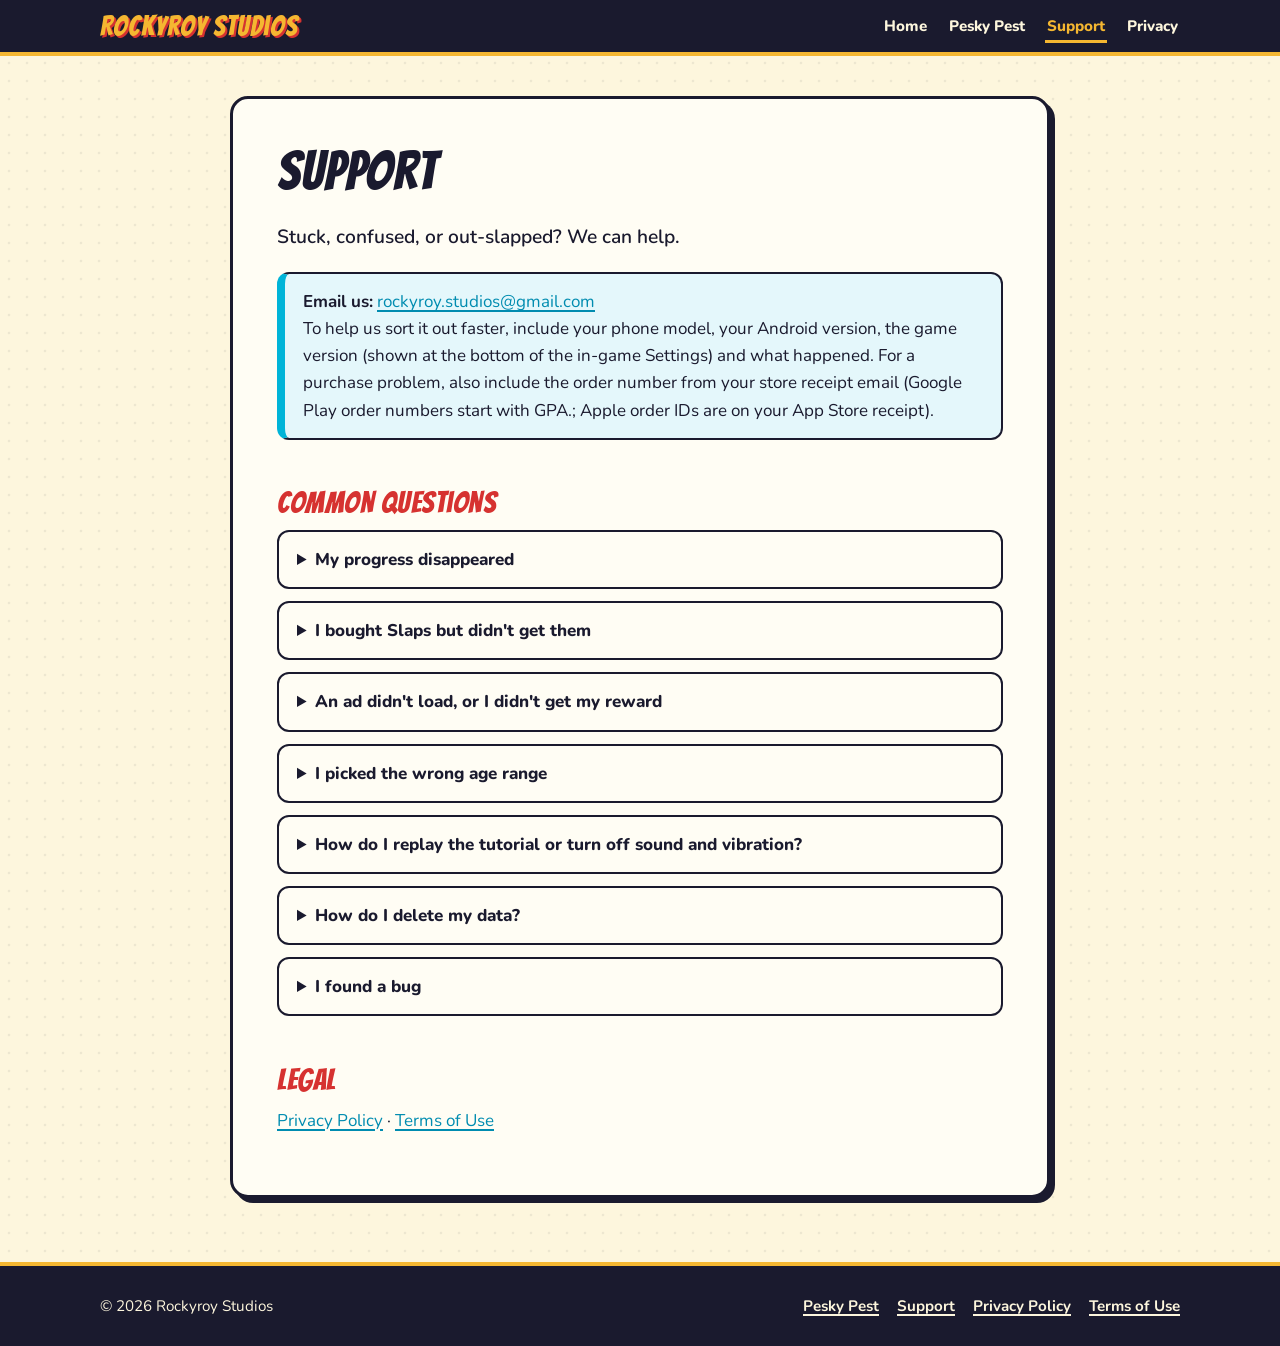
<file: support/index.html>
<!doctype html>
<html lang="en">
<head>
  <meta charset="utf-8">
  <meta name="viewport" content="width=device-width, initial-scale=1">
  <title>Support · Rockyroy Studios</title>
  <meta name="description" content="Help with Pesky Pest Fly Quest: progress, purchases, ads, age settings and contacting Rockyroy Studios.">
  <link rel="icon" type="image/png" href="../assets/img/favicon.png">
  <link rel="preconnect" href="https://fonts.googleapis.com">
  <link rel="preconnect" href="https://fonts.gstatic.com" crossorigin>
  <link rel="stylesheet" href="https://fonts.googleapis.com/css2?family=Bangers&family=Nunito:wght@400;600;700;800&display=swap">
  <link rel="stylesheet" href="../assets/css/site.css">
</head>
<body>
  <a class="skip-link" href="#main">Skip to content</a>

  <header class="site-header">
    <div class="wrap">
      <a class="brand" href="../">Rockyroy Studios</a>
      <nav class="site-nav" aria-label="Main">
        <ul>
          <li><a href="../">Home</a></li>
          <li><a href="../pesky-pest/">Pesky Pest</a></li>
          <li><a href="./" aria-current="page">Support</a></li>
          <li><a href="../privacy/">Privacy</a></li>
        </ul>
      </nav>
    </div>
  </header>

  <main id="main" class="doc">
    <div class="wrap">
      <article class="card">
        <h1>Support</h1>
        <p class="lede">Stuck, confused, or out-slapped? We can help.</p>

        <div class="callout">
          <strong>Email us:</strong> <a href="mailto:rockyroy.studios@gmail.com?subject=Pesky%20Pest%20support">rockyroy.studios@gmail.com</a><br>
          To help us sort it out faster, include your phone model, your Android version, the game version (shown at the bottom of the in-game Settings) and what happened. For a purchase problem, also include the order number from your store receipt email (Google Play order numbers start with GPA.; Apple order IDs are on your App Store receipt).
        </div>

        <h2>Common questions</h2>

        <details>
          <summary>My progress disappeared</summary>
          <div>
            <p>Your progress is saved on your phone, not in an online account. It can be lost if the game is uninstalled, its storage is cleared, Reset progress is used, or you move to a new phone. Android's device backup may bring it back when you reinstall, depending on your backup settings.</p>
            <p>We can't restore local progress. If you lost Slaps you paid for, email us with your Google Play order number.</p>
          </div>
        </details>

        <details>
          <summary>I bought Slaps but didn't get them</summary>
          <div>
            <ol>
              <li>Make sure you're connected to the internet, then fully close and reopen the game.</li>
              <li>Open the in-game <strong>Settings</strong> and tap <strong>Restore purchases</strong>.</li>
              <li>If they still don't show up, email us with your Google Play order number.</li>
            </ol>
            <p>Payments and refunds are handled by the store you bought from. Request a refund through <a href="https://support.google.com/googleplay/answer/2479637">Google Play's refund page</a> or <a href="https://reportaproblem.apple.com/">Apple's Report a Problem</a>.</p>
          </div>
        </details>

        <details>
          <summary>An ad didn't load, or I didn't get my reward</summary>
          <div>
            <p>Rewarded ads need an internet connection, and sometimes no ad is available right away. Try again in a minute. Rewards are only given after an ad finishes, so closing an ad early won't give the reward. Some rewards also have a daily limit or a short cooldown, shown on the reward card.</p>
          </div>
        </details>

        <details>
          <summary>I picked the wrong age range</summary>
          <div>
            <p>Open the in-game <strong>Settings</strong> and use <strong>Reset progress</strong>, then fully close and reopen the game. It will ask the age question again. Be careful: this permanently deletes your progress, including any Slaps you bought.</p>
          </div>
        </details>

        <details>
          <summary>How do I replay the tutorial or turn off sound and vibration?</summary>
          <div>
            <p>Open the in-game <strong>Settings</strong>. It has switches for music, sound effects and vibration, plus an option to replay the tutorials.</p>
          </div>
        </details>

        <details>
          <summary>How do I delete my data?</summary>
          <div>
            <p>To erase what's saved on your phone, use <strong>Settings → Reset progress</strong> in the game, or clear the app's storage in Android settings. To ask about data held by our analytics, crash-reporting or ad partners, email us. Our <a href="../privacy/">Privacy Policy</a> explains what's collected and how.</p>
          </div>
        </details>

        <details>
          <summary>I found a bug</summary>
          <div>
            <p>Thank you! Email us what you were doing when it happened, plus your phone model and the game version. A screenshot or screen recording helps a lot.</p>
          </div>
        </details>

        <h2>Legal</h2>
        <p><a href="../privacy/">Privacy Policy</a> · <a href="../terms/">Terms of Use</a></p>
      </article>
    </div>
  </main>

  <footer class="site-footer">
    <div class="wrap">
      <span>© <span data-year>2026</span> Rockyroy Studios</span>
      <ul>
        <li><a href="../pesky-pest/">Pesky Pest</a></li>
        <li><a href="./">Support</a></li>
        <li><a href="../privacy/">Privacy Policy</a></li>
        <li><a href="../terms/">Terms of Use</a></li>
      </ul>
    </div>
  </footer>
  <script>document.querySelectorAll('[data-year]').forEach(function (el) { el.textContent = new Date().getFullYear(); });</script>
</body>
</html>
</file>
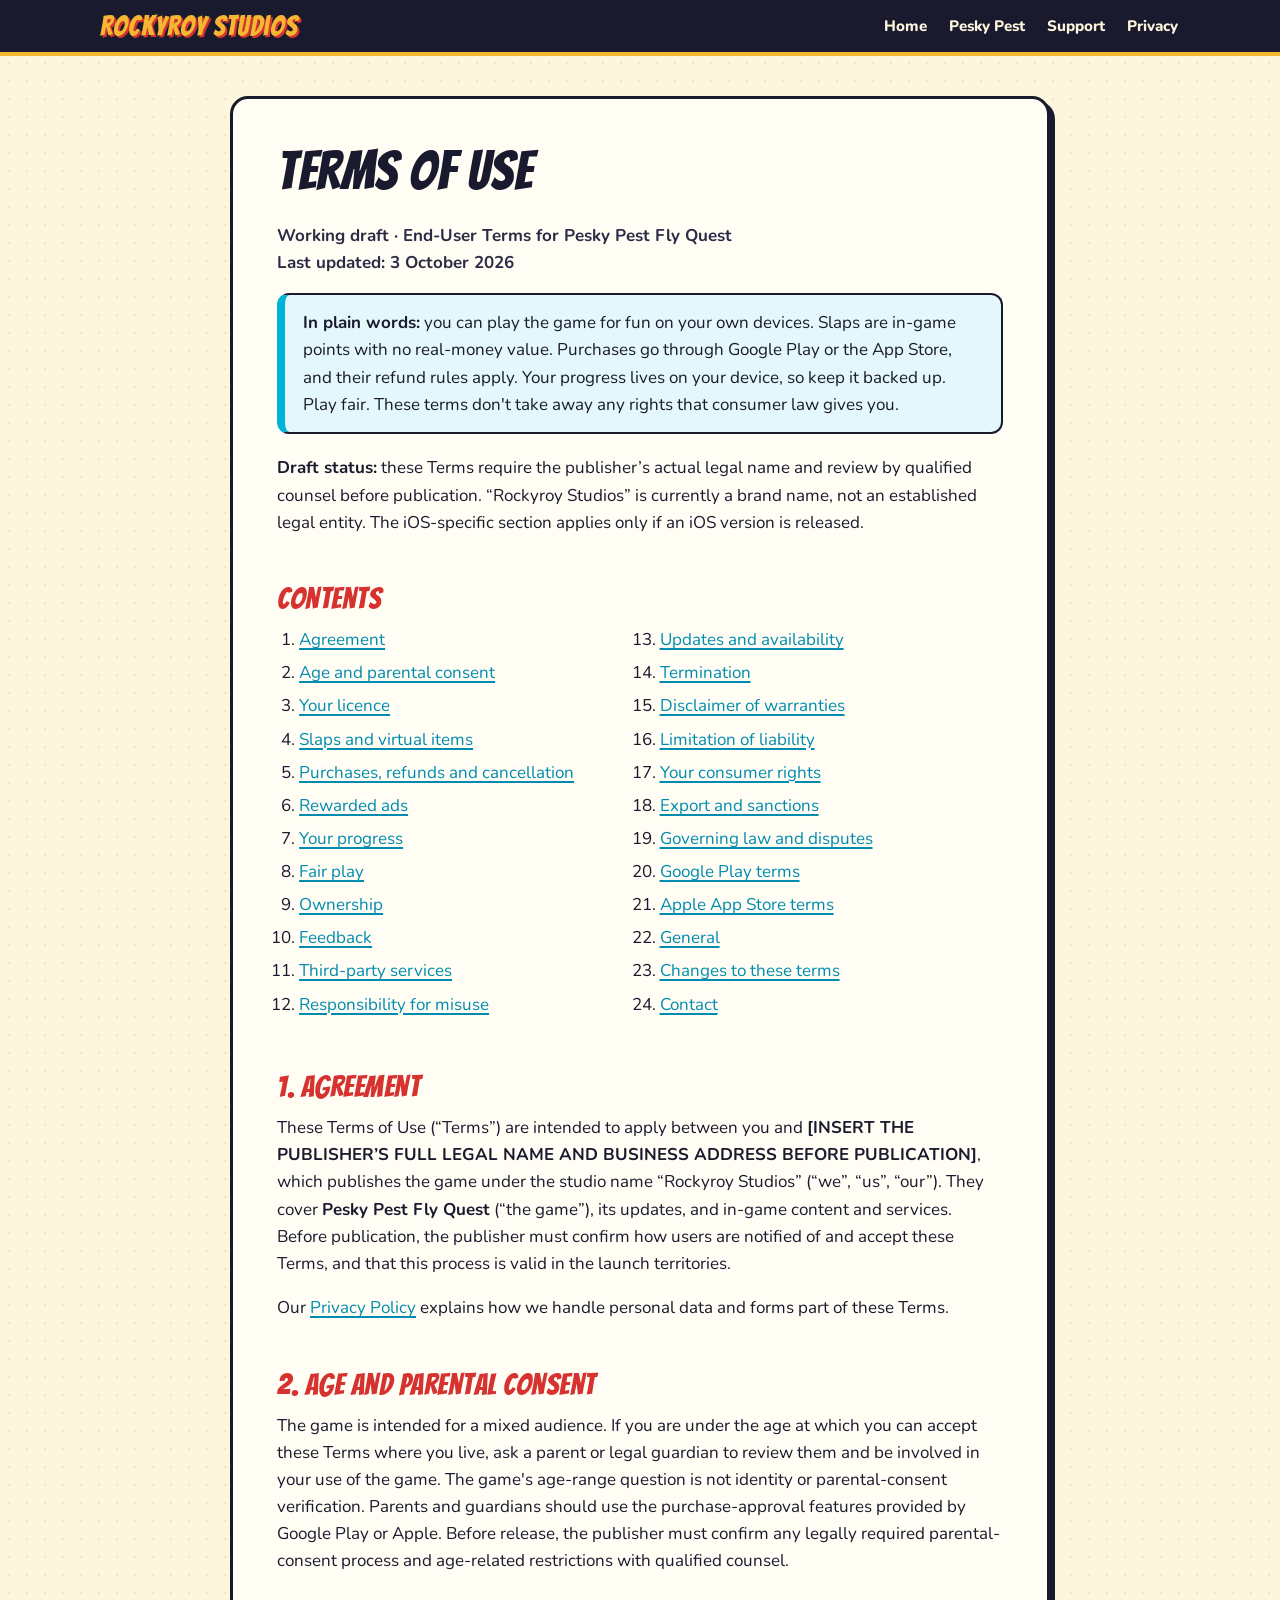
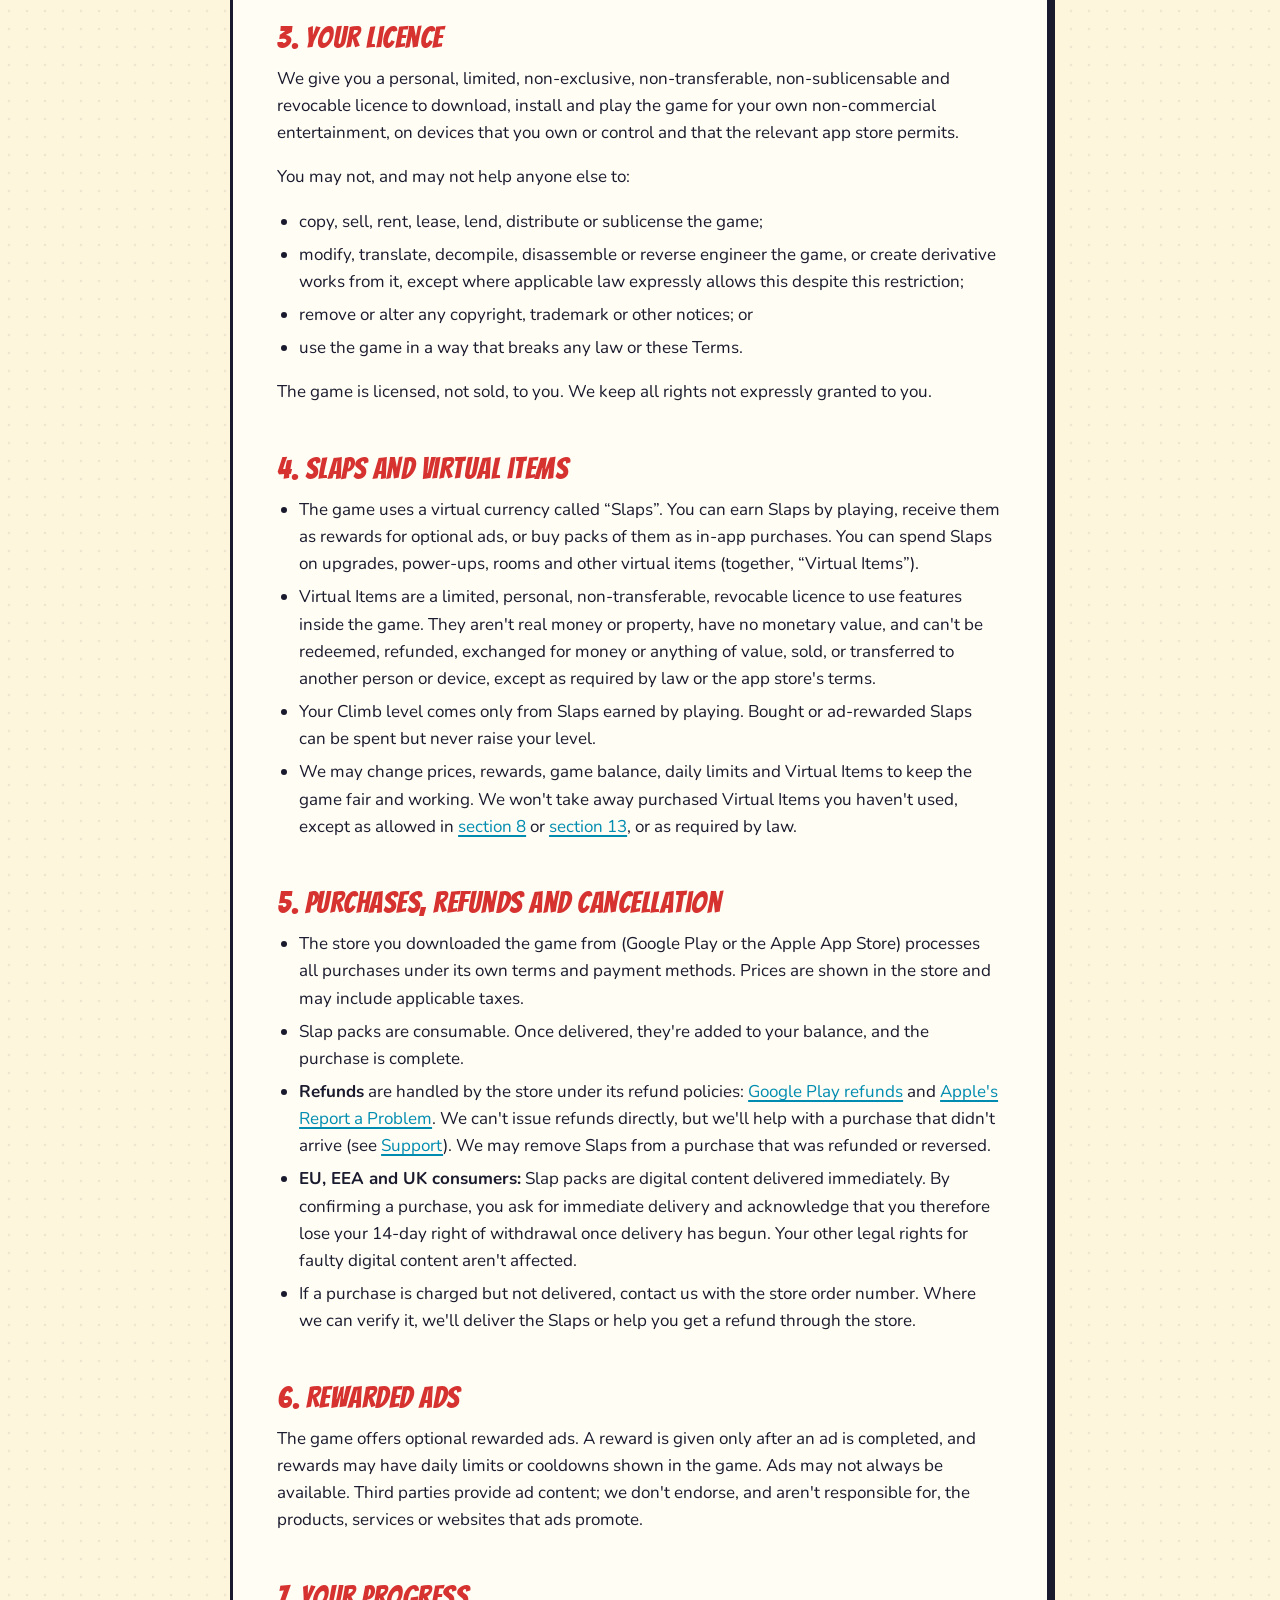
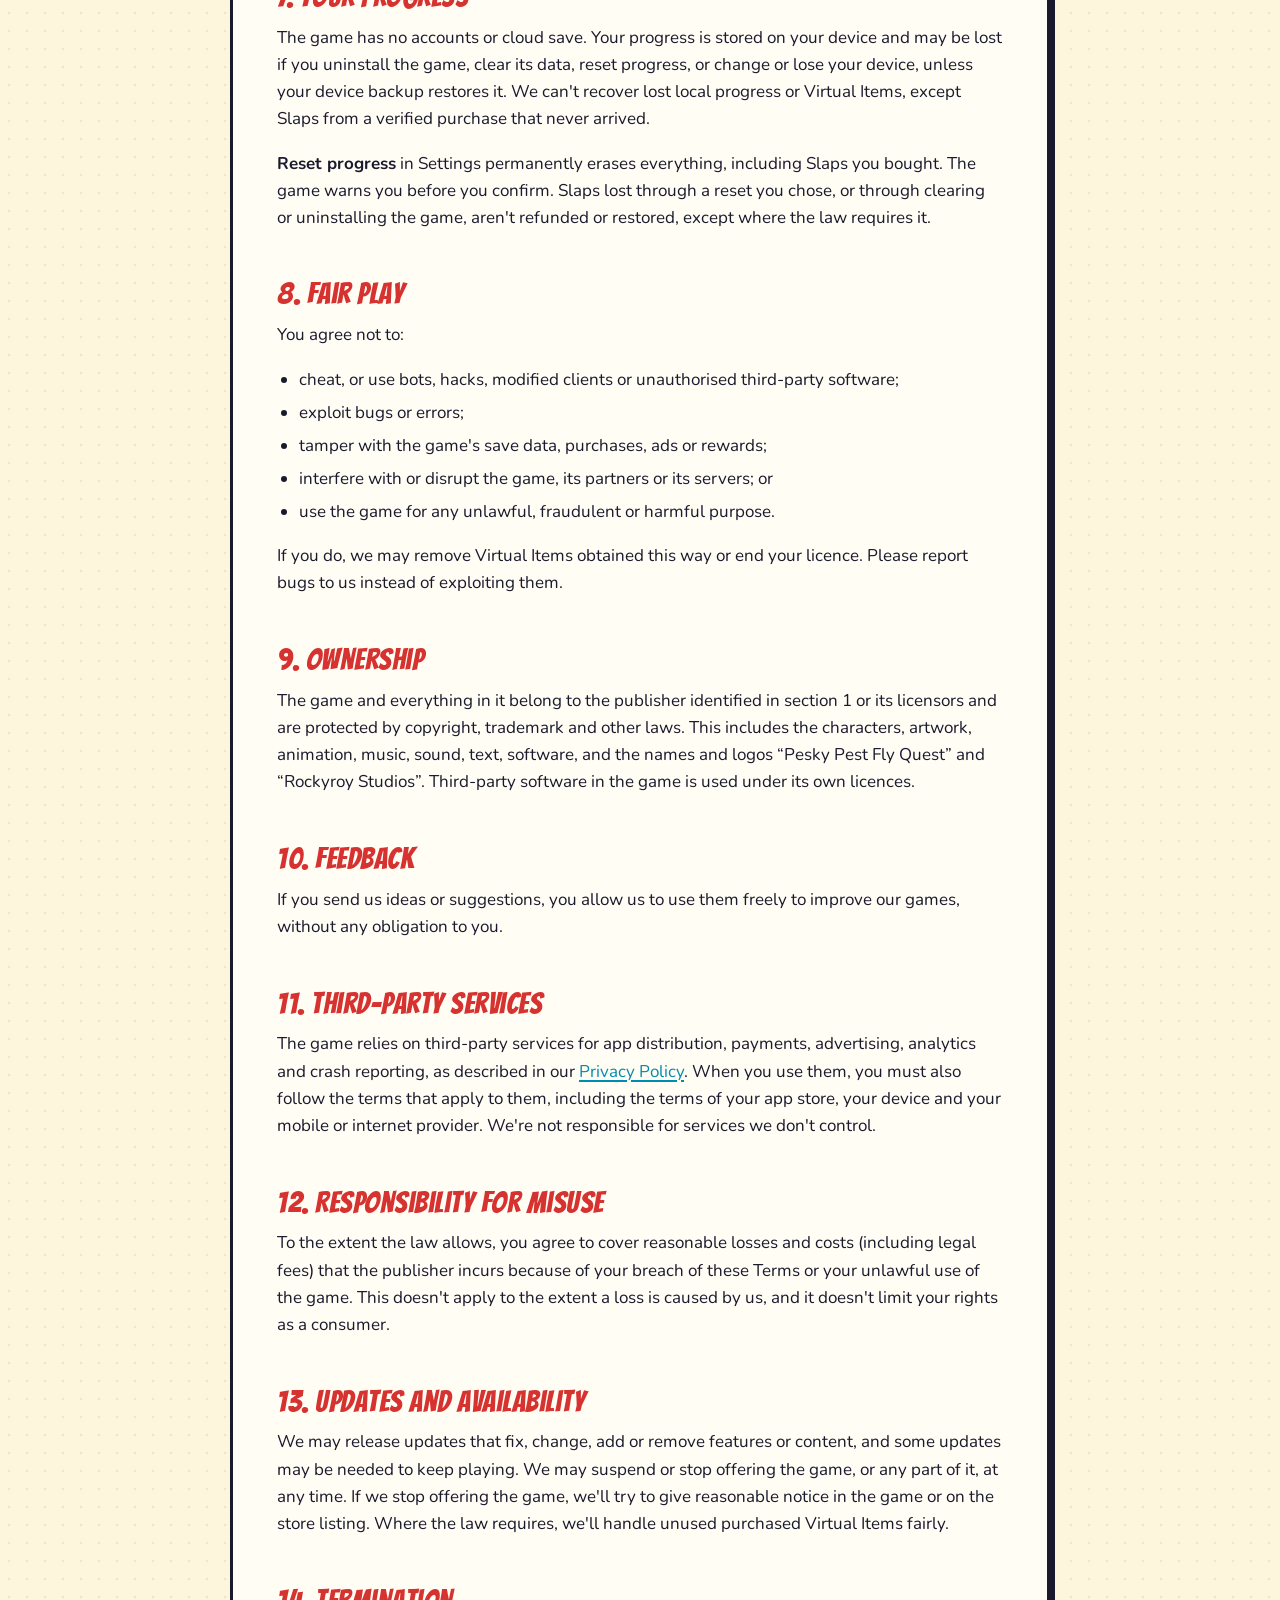
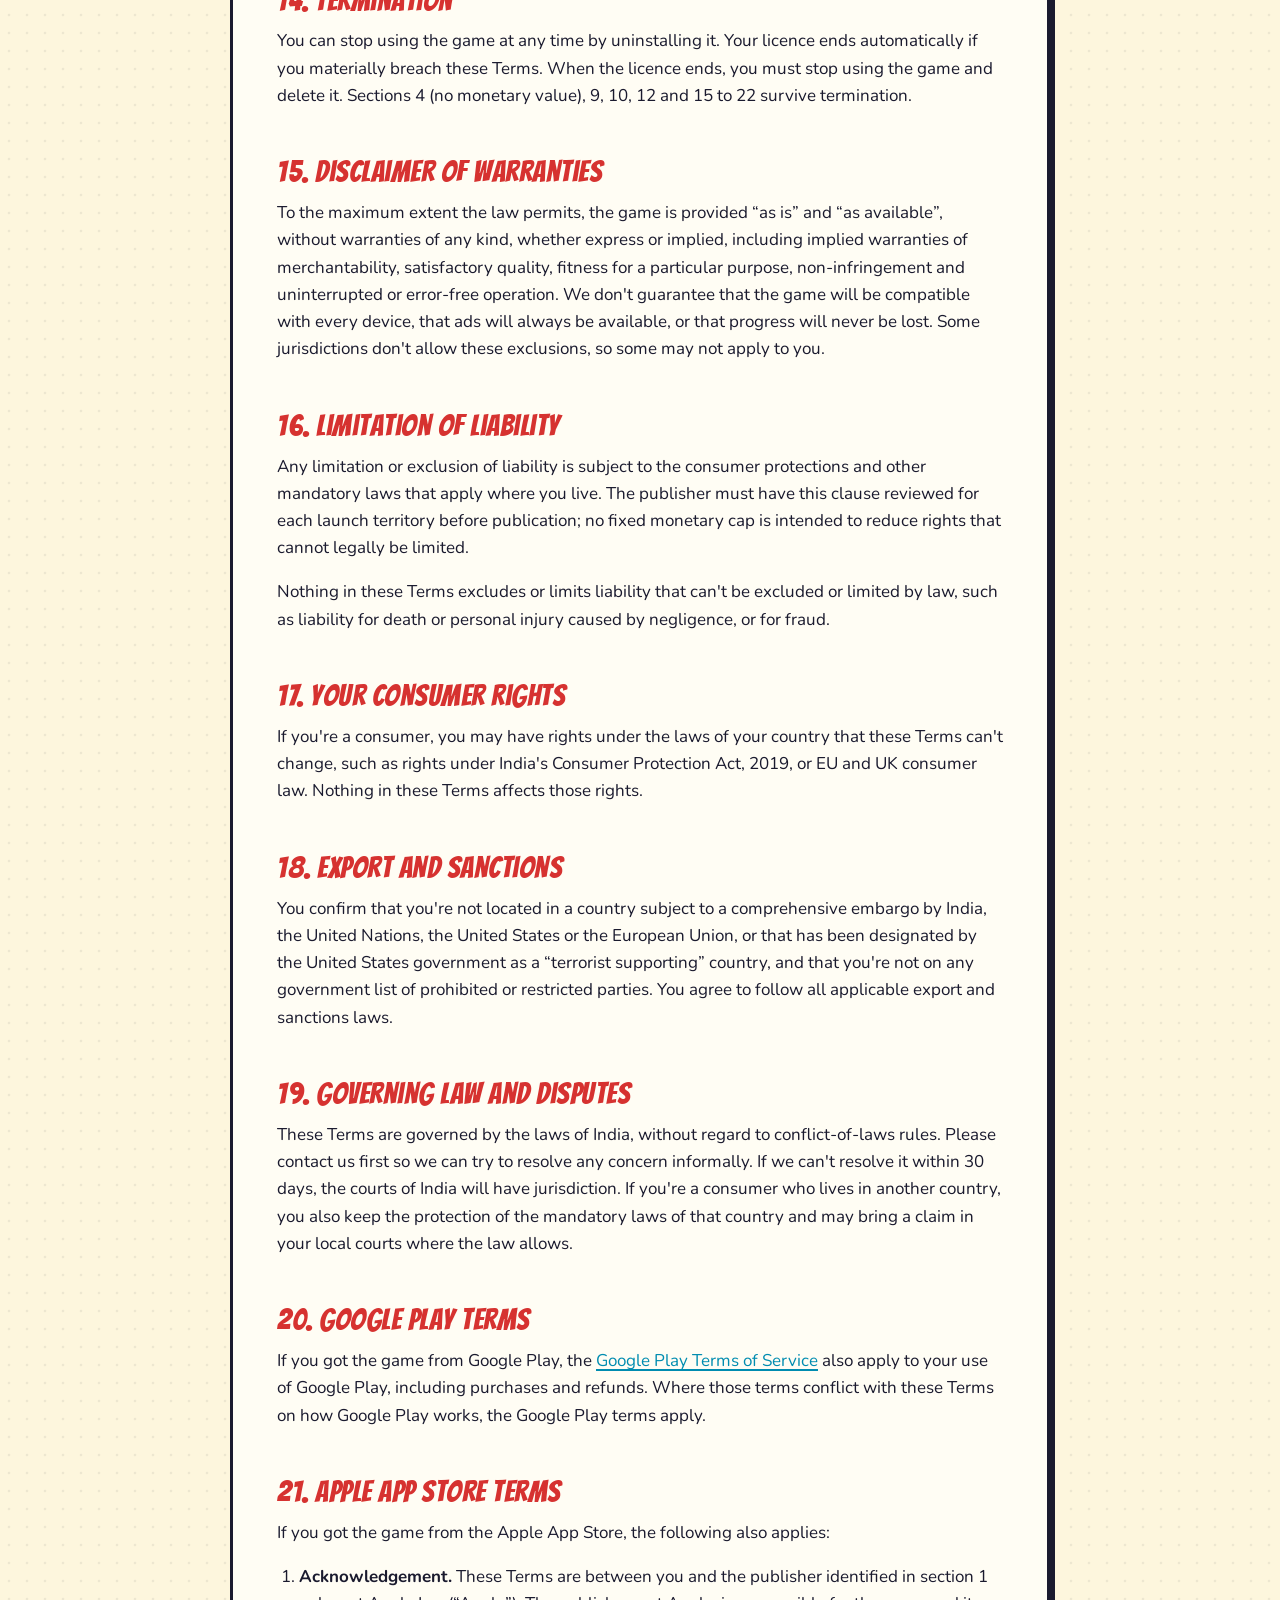
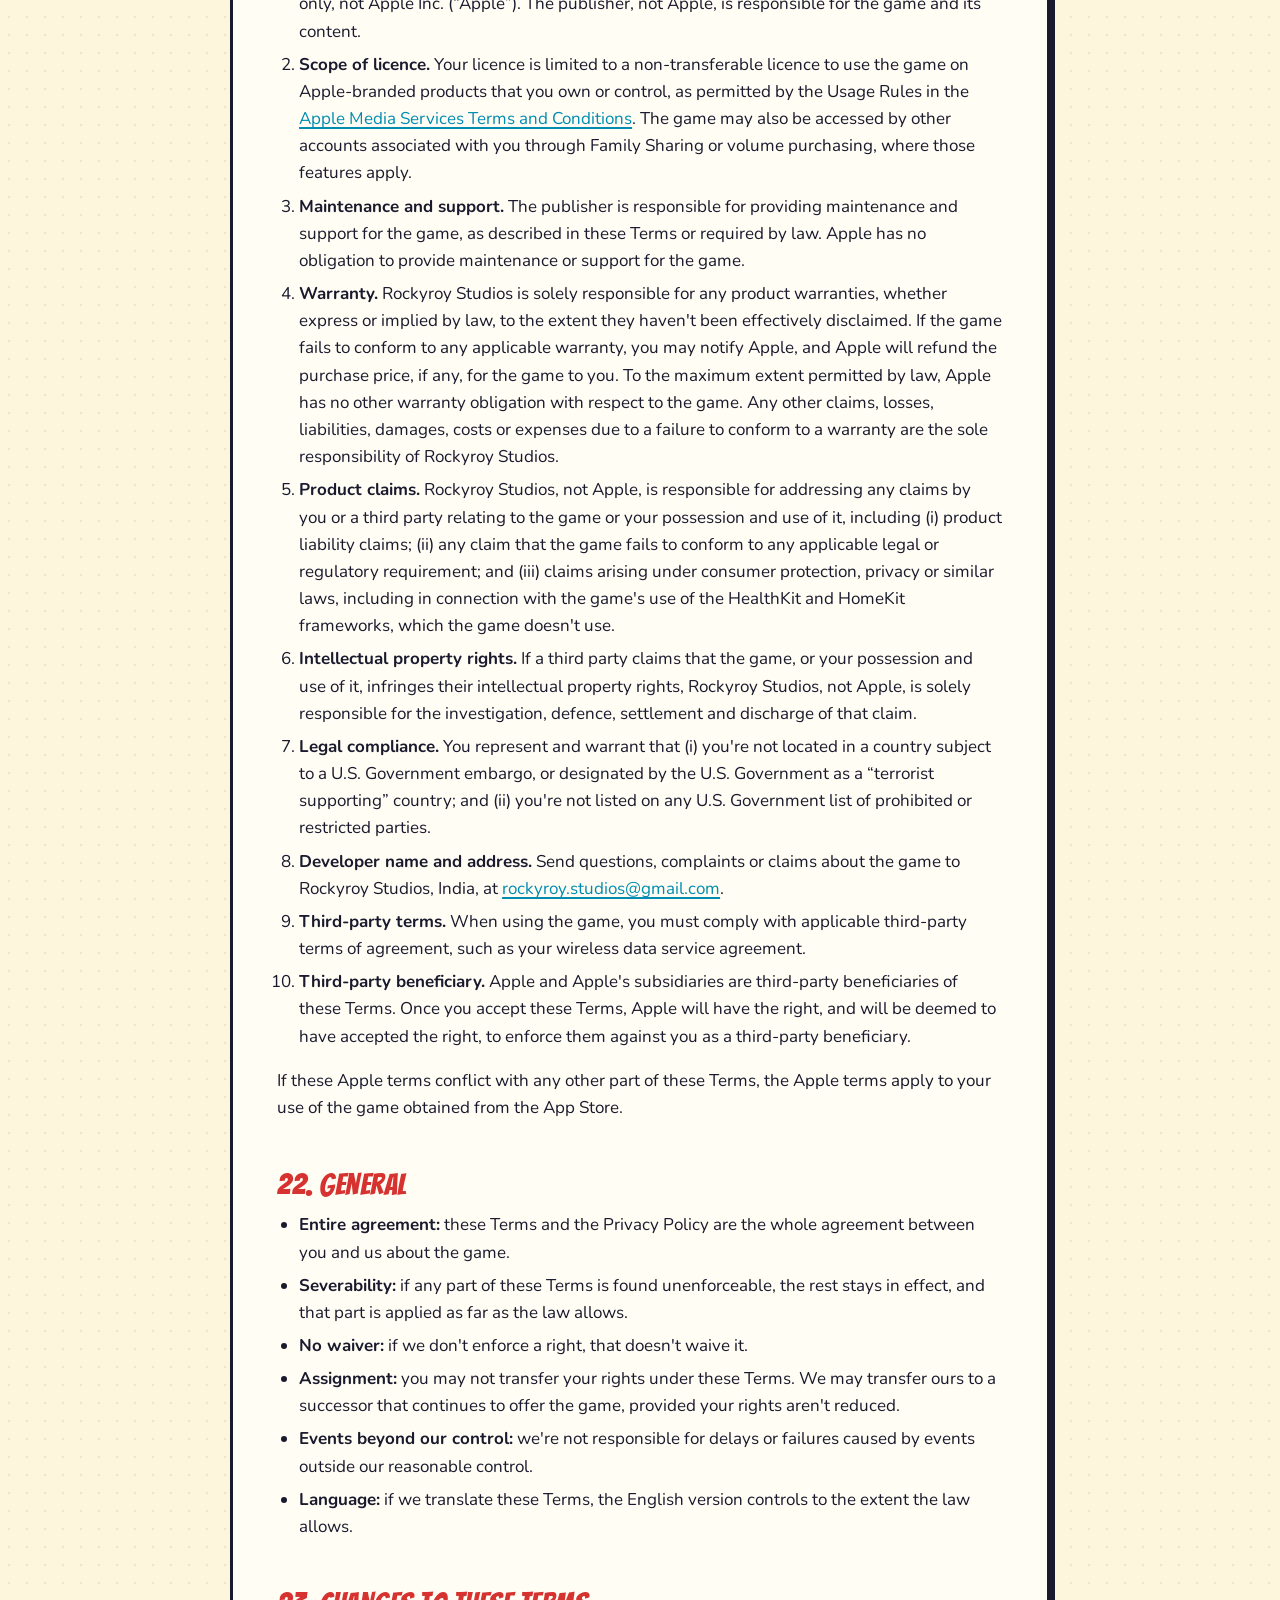
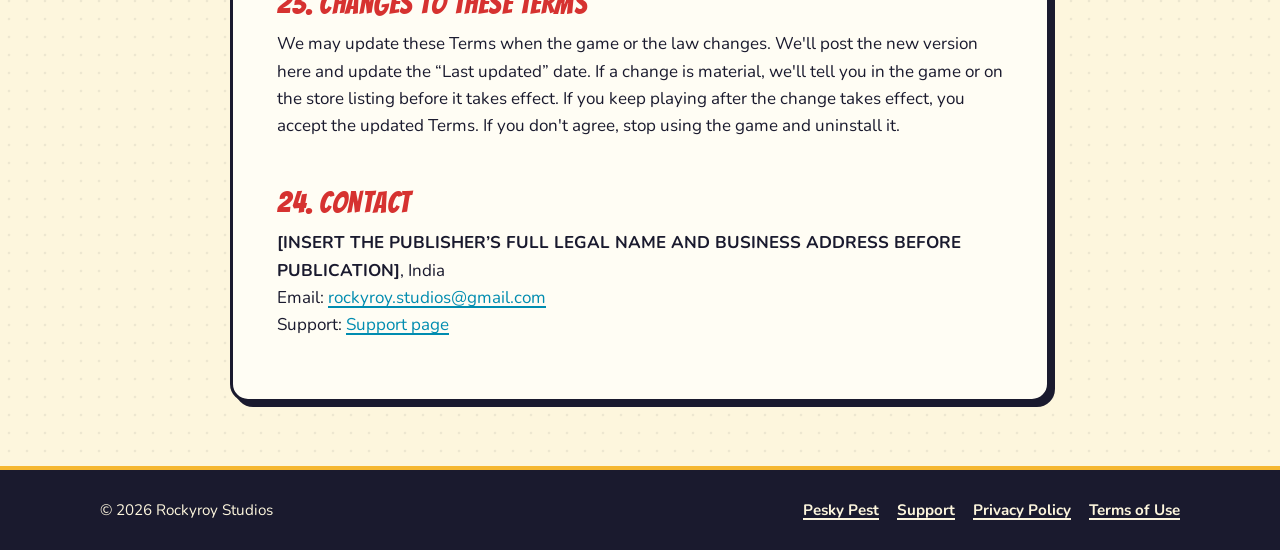
<file: terms/index.html>
<!doctype html>
<html lang="en">
<head>
  <meta charset="utf-8">
  <meta name="viewport" content="width=device-width, initial-scale=1">
  <title>Terms of Use · Pesky Pest Fly Quest · Rockyroy Studios</title>
  <meta name="description" content="Terms of Use and End-User Licence Agreement for Pesky Pest Fly Quest by Rockyroy Studios, including virtual currency, purchases, and Google Play and Apple App Store terms.">
  <link rel="icon" type="image/png" href="../assets/img/favicon.png">
  <link rel="preconnect" href="https://fonts.googleapis.com">
  <link rel="preconnect" href="https://fonts.gstatic.com" crossorigin>
  <link rel="stylesheet" href="https://fonts.googleapis.com/css2?family=Bangers&family=Nunito:wght@400;600;700;800&display=swap">
  <link rel="stylesheet" href="../assets/css/site.css">
</head>
<body>
  <a class="skip-link" href="#main">Skip to content</a>

  <header class="site-header">
    <div class="wrap">
      <a class="brand" href="../">Rockyroy Studios</a>
      <nav class="site-nav" aria-label="Main">
        <ul>
          <li><a href="../">Home</a></li>
          <li><a href="../pesky-pest/">Pesky Pest</a></li>
          <li><a href="../support/">Support</a></li>
          <li><a href="../privacy/">Privacy</a></li>
        </ul>
      </nav>
    </div>
  </header>

  <main id="main" class="doc">
    <div class="wrap">
      <article class="card">
        <h1>Terms of Use</h1>
        <p class="meta">Working draft · End-User Terms for Pesky Pest Fly Quest<br>Last updated: 3 October 2026</p>

        <div class="callout">
          <strong>In plain words:</strong> you can play the game for fun on your own devices. Slaps are in-game points with no real-money value. Purchases go through Google Play or the App Store, and their refund rules apply. Your progress lives on your device, so keep it backed up. Play fair. These terms don't take away any rights that consumer law gives you.
        </div>
        <p><strong>Draft status:</strong> these Terms require the publisher’s actual legal name and review by qualified counsel before publication. “Rockyroy Studios” is currently a brand name, not an established legal entity. The iOS-specific section applies only if an iOS version is released.</p>

        <h2>Contents</h2>
        <ol class="toc">
          <li><a href="#agreement">Agreement</a></li>
          <li><a href="#eligibility">Age and parental consent</a></li>
          <li><a href="#licence">Your licence</a></li>
          <li><a href="#virtual">Slaps and virtual items</a></li>
          <li><a href="#purchases">Purchases, refunds and cancellation</a></li>
          <li><a href="#ads">Rewarded ads</a></li>
          <li><a href="#progress">Your progress</a></li>
          <li><a href="#conduct">Fair play</a></li>
          <li><a href="#ip">Ownership</a></li>
          <li><a href="#feedback">Feedback</a></li>
          <li><a href="#third">Third-party services</a></li>
          <li><a href="#indemnity">Responsibility for misuse</a></li>
          <li><a href="#updates">Updates and availability</a></li>
          <li><a href="#termination">Termination</a></li>
          <li><a href="#warranty">Disclaimer of warranties</a></li>
          <li><a href="#liability">Limitation of liability</a></li>
          <li><a href="#consumer">Your consumer rights</a></li>
          <li><a href="#export">Export and sanctions</a></li>
          <li><a href="#law">Governing law and disputes</a></li>
          <li><a href="#google">Google Play terms</a></li>
          <li><a href="#apple">Apple App Store terms</a></li>
          <li><a href="#general">General</a></li>
          <li><a href="#changes">Changes to these terms</a></li>
          <li><a href="#contact">Contact</a></li>
        </ol>

        <h2 id="agreement">1. Agreement</h2>
        <p>These Terms of Use (“Terms”) are intended to apply between you and <strong>[INSERT THE PUBLISHER’S FULL LEGAL NAME AND BUSINESS ADDRESS BEFORE PUBLICATION]</strong>, which publishes the game under the studio name “Rockyroy Studios” (“we”, “us”, “our”). They cover <strong>Pesky Pest Fly Quest</strong> (“the game”), its updates, and in-game content and services. Before publication, the publisher must confirm how users are notified of and accept these Terms, and that this process is valid in the launch territories.</p>
        <p>Our <a href="../privacy/">Privacy Policy</a> explains how we handle personal data and forms part of these Terms.</p>

        <h2 id="eligibility">2. Age and parental consent</h2>
        <p>The game is intended for a mixed audience. If you are under the age at which you can accept these Terms where you live, ask a parent or legal guardian to review them and be involved in your use of the game. The game's age-range question is not identity or parental-consent verification. Parents and guardians should use the purchase-approval features provided by Google Play or Apple. Before release, the publisher must confirm any legally required parental-consent process and age-related restrictions with qualified counsel.</p>

        <h2 id="licence">3. Your licence</h2>
        <p>We give you a personal, limited, non-exclusive, non-transferable, non-sublicensable and revocable licence to download, install and play the game for your own non-commercial entertainment, on devices that you own or control and that the relevant app store permits.</p>
        <p>You may not, and may not help anyone else to:</p>
        <ul>
          <li>copy, sell, rent, lease, lend, distribute or sublicense the game;</li>
          <li>modify, translate, decompile, disassemble or reverse engineer the game, or create derivative works from it, except where applicable law expressly allows this despite this restriction;</li>
          <li>remove or alter any copyright, trademark or other notices; or</li>
          <li>use the game in a way that breaks any law or these Terms.</li>
        </ul>
        <p>The game is licensed, not sold, to you. We keep all rights not expressly granted to you.</p>

        <h2 id="virtual">4. Slaps and virtual items</h2>
        <ul>
          <li>The game uses a virtual currency called “Slaps”. You can earn Slaps by playing, receive them as rewards for optional ads, or buy packs of them as in-app purchases. You can spend Slaps on upgrades, power-ups, rooms and other virtual items (together, “Virtual Items”).</li>
          <li>Virtual Items are a limited, personal, non-transferable, revocable licence to use features inside the game. They aren't real money or property, have no monetary value, and can't be redeemed, refunded, exchanged for money or anything of value, sold, or transferred to another person or device, except as required by law or the app store's terms.</li>
          <li>Your Climb level comes only from Slaps earned by playing. Bought or ad-rewarded Slaps can be spent but never raise your level.</li>
          <li>We may change prices, rewards, game balance, daily limits and Virtual Items to keep the game fair and working. We won't take away purchased Virtual Items you haven't used, except as allowed in <a href="#conduct">section 8</a> or <a href="#updates">section 13</a>, or as required by law.</li>
        </ul>

        <h2 id="purchases">5. Purchases, refunds and cancellation</h2>
        <ul>
          <li>The store you downloaded the game from (Google Play or the Apple App Store) processes all purchases under its own terms and payment methods. Prices are shown in the store and may include applicable taxes.</li>
          <li>Slap packs are consumable. Once delivered, they're added to your balance, and the purchase is complete.</li>
          <li><strong>Refunds</strong> are handled by the store under its refund policies: <a href="https://support.google.com/googleplay/answer/2479637">Google Play refunds</a> and <a href="https://reportaproblem.apple.com/">Apple's Report a Problem</a>. We can't issue refunds directly, but we'll help with a purchase that didn't arrive (see <a href="../support/">Support</a>). We may remove Slaps from a purchase that was refunded or reversed.</li>
          <li><strong>EU, EEA and UK consumers:</strong> Slap packs are digital content delivered immediately. By confirming a purchase, you ask for immediate delivery and acknowledge that you therefore lose your 14-day right of withdrawal once delivery has begun. Your other legal rights for faulty digital content aren't affected.</li>
          <li>If a purchase is charged but not delivered, contact us with the store order number. Where we can verify it, we'll deliver the Slaps or help you get a refund through the store.</li>
        </ul>

        <h2 id="ads">6. Rewarded ads</h2>
        <p>The game offers optional rewarded ads. A reward is given only after an ad is completed, and rewards may have daily limits or cooldowns shown in the game. Ads may not always be available. Third parties provide ad content; we don't endorse, and aren't responsible for, the products, services or websites that ads promote.</p>

        <h2 id="progress">7. Your progress</h2>
        <p>The game has no accounts or cloud save. Your progress is stored on your device and may be lost if you uninstall the game, clear its data, reset progress, or change or lose your device, unless your device backup restores it. We can't recover lost local progress or Virtual Items, except Slaps from a verified purchase that never arrived.</p>
        <p><strong>Reset progress</strong> in Settings permanently erases everything, including Slaps you bought. The game warns you before you confirm. Slaps lost through a reset you chose, or through clearing or uninstalling the game, aren't refunded or restored, except where the law requires it.</p>

        <h2 id="conduct">8. Fair play</h2>
        <p>You agree not to:</p>
        <ul>
          <li>cheat, or use bots, hacks, modified clients or unauthorised third-party software;</li>
          <li>exploit bugs or errors;</li>
          <li>tamper with the game's save data, purchases, ads or rewards;</li>
          <li>interfere with or disrupt the game, its partners or its servers; or</li>
          <li>use the game for any unlawful, fraudulent or harmful purpose.</li>
        </ul>
        <p>If you do, we may remove Virtual Items obtained this way or end your licence. Please report bugs to us instead of exploiting them.</p>

        <h2 id="ip">9. Ownership</h2>
        <p>The game and everything in it belong to the publisher identified in section 1 or its licensors and are protected by copyright, trademark and other laws. This includes the characters, artwork, animation, music, sound, text, software, and the names and logos “Pesky Pest Fly Quest” and “Rockyroy Studios”. Third-party software in the game is used under its own licences.</p>

        <h2 id="feedback">10. Feedback</h2>
        <p>If you send us ideas or suggestions, you allow us to use them freely to improve our games, without any obligation to you.</p>

        <h2 id="third">11. Third-party services</h2>
        <p>The game relies on third-party services for app distribution, payments, advertising, analytics and crash reporting, as described in our <a href="../privacy/">Privacy Policy</a>. When you use them, you must also follow the terms that apply to them, including the terms of your app store, your device and your mobile or internet provider. We're not responsible for services we don't control.</p>

        <h2 id="indemnity">12. Responsibility for misuse</h2>
        <p>To the extent the law allows, you agree to cover reasonable losses and costs (including legal fees) that the publisher incurs because of your breach of these Terms or your unlawful use of the game. This doesn't apply to the extent a loss is caused by us, and it doesn't limit your rights as a consumer.</p>

        <h2 id="updates">13. Updates and availability</h2>
        <p>We may release updates that fix, change, add or remove features or content, and some updates may be needed to keep playing. We may suspend or stop offering the game, or any part of it, at any time. If we stop offering the game, we'll try to give reasonable notice in the game or on the store listing. Where the law requires, we'll handle unused purchased Virtual Items fairly.</p>

        <h2 id="termination">14. Termination</h2>
        <p>You can stop using the game at any time by uninstalling it. Your licence ends automatically if you materially breach these Terms. When the licence ends, you must stop using the game and delete it. Sections 4 (no monetary value), 9, 10, 12 and 15 to 22 survive termination.</p>

        <h2 id="warranty">15. Disclaimer of warranties</h2>
        <p>To the maximum extent the law permits, the game is provided “as is” and “as available”, without warranties of any kind, whether express or implied, including implied warranties of merchantability, satisfactory quality, fitness for a particular purpose, non-infringement and uninterrupted or error-free operation. We don't guarantee that the game will be compatible with every device, that ads will always be available, or that progress will never be lost. Some jurisdictions don't allow these exclusions, so some may not apply to you.</p>

        <h2 id="liability">16. Limitation of liability</h2>
        <p>Any limitation or exclusion of liability is subject to the consumer protections and other mandatory laws that apply where you live. The publisher must have this clause reviewed for each launch territory before publication; no fixed monetary cap is intended to reduce rights that cannot legally be limited.</p>
        <p>Nothing in these Terms excludes or limits liability that can't be excluded or limited by law, such as liability for death or personal injury caused by negligence, or for fraud.</p>

        <h2 id="consumer">17. Your consumer rights</h2>
        <p>If you're a consumer, you may have rights under the laws of your country that these Terms can't change, such as rights under India's Consumer Protection Act, 2019, or EU and UK consumer law. Nothing in these Terms affects those rights.</p>

        <h2 id="export">18. Export and sanctions</h2>
        <p>You confirm that you're not located in a country subject to a comprehensive embargo by India, the United Nations, the United States or the European Union, or that has been designated by the United States government as a “terrorist supporting” country, and that you're not on any government list of prohibited or restricted parties. You agree to follow all applicable export and sanctions laws.</p>

        <h2 id="law">19. Governing law and disputes</h2>
        <p>These Terms are governed by the laws of India, without regard to conflict-of-laws rules. Please contact us first so we can try to resolve any concern informally. If we can't resolve it within 30 days, the courts of India will have jurisdiction. If you're a consumer who lives in another country, you also keep the protection of the mandatory laws of that country and may bring a claim in your local courts where the law allows.</p>

        <h2 id="google">20. Google Play terms</h2>
        <p>If you got the game from Google Play, the <a href="https://play.google/play-terms/">Google Play Terms of Service</a> also apply to your use of Google Play, including purchases and refunds. Where those terms conflict with these Terms on how Google Play works, the Google Play terms apply.</p>

        <h2 id="apple">21. Apple App Store terms</h2>
        <p>If you got the game from the Apple App Store, the following also applies:</p>
        <ol>
          <li><strong>Acknowledgement.</strong> These Terms are between you and the publisher identified in section 1 only, not Apple Inc. (“Apple”). The publisher, not Apple, is responsible for the game and its content.</li>
          <li><strong>Scope of licence.</strong> Your licence is limited to a non-transferable licence to use the game on Apple-branded products that you own or control, as permitted by the Usage Rules in the <a href="https://www.apple.com/legal/internet-services/itunes/">Apple Media Services Terms and Conditions</a>. The game may also be accessed by other accounts associated with you through Family Sharing or volume purchasing, where those features apply.</li>
          <li><strong>Maintenance and support.</strong> The publisher is responsible for providing maintenance and support for the game, as described in these Terms or required by law. Apple has no obligation to provide maintenance or support for the game.</li>
          <li><strong>Warranty.</strong> Rockyroy Studios is solely responsible for any product warranties, whether express or implied by law, to the extent they haven't been effectively disclaimed. If the game fails to conform to any applicable warranty, you may notify Apple, and Apple will refund the purchase price, if any, for the game to you. To the maximum extent permitted by law, Apple has no other warranty obligation with respect to the game. Any other claims, losses, liabilities, damages, costs or expenses due to a failure to conform to a warranty are the sole responsibility of Rockyroy Studios.</li>
          <li><strong>Product claims.</strong> Rockyroy Studios, not Apple, is responsible for addressing any claims by you or a third party relating to the game or your possession and use of it, including (i) product liability claims; (ii) any claim that the game fails to conform to any applicable legal or regulatory requirement; and (iii) claims arising under consumer protection, privacy or similar laws, including in connection with the game's use of the HealthKit and HomeKit frameworks, which the game doesn't use.</li>
          <li><strong>Intellectual property rights.</strong> If a third party claims that the game, or your possession and use of it, infringes their intellectual property rights, Rockyroy Studios, not Apple, is solely responsible for the investigation, defence, settlement and discharge of that claim.</li>
          <li><strong>Legal compliance.</strong> You represent and warrant that (i) you're not located in a country subject to a U.S. Government embargo, or designated by the U.S. Government as a “terrorist supporting” country; and (ii) you're not listed on any U.S. Government list of prohibited or restricted parties.</li>
          <li><strong>Developer name and address.</strong> Send questions, complaints or claims about the game to Rockyroy Studios, India, at <a href="mailto:rockyroy.studios@gmail.com">rockyroy.studios@gmail.com</a>.</li>
          <li><strong>Third-party terms.</strong> When using the game, you must comply with applicable third-party terms of agreement, such as your wireless data service agreement.</li>
          <li><strong>Third-party beneficiary.</strong> Apple and Apple's subsidiaries are third-party beneficiaries of these Terms. Once you accept these Terms, Apple will have the right, and will be deemed to have accepted the right, to enforce them against you as a third-party beneficiary.</li>
        </ol>
        <p>If these Apple terms conflict with any other part of these Terms, the Apple terms apply to your use of the game obtained from the App Store.</p>

        <h2 id="general">22. General</h2>
        <ul>
          <li><strong>Entire agreement:</strong> these Terms and the Privacy Policy are the whole agreement between you and us about the game.</li>
          <li><strong>Severability:</strong> if any part of these Terms is found unenforceable, the rest stays in effect, and that part is applied as far as the law allows.</li>
          <li><strong>No waiver:</strong> if we don't enforce a right, that doesn't waive it.</li>
          <li><strong>Assignment:</strong> you may not transfer your rights under these Terms. We may transfer ours to a successor that continues to offer the game, provided your rights aren't reduced.</li>
          <li><strong>Events beyond our control:</strong> we're not responsible for delays or failures caused by events outside our reasonable control.</li>
          <li><strong>Language:</strong> if we translate these Terms, the English version controls to the extent the law allows.</li>
        </ul>

        <h2 id="changes">23. Changes to these terms</h2>
        <p>We may update these Terms when the game or the law changes. We'll post the new version here and update the “Last updated” date. If a change is material, we'll tell you in the game or on the store listing before it takes effect. If you keep playing after the change takes effect, you accept the updated Terms. If you don't agree, stop using the game and uninstall it.</p>

        <h2 id="contact">24. Contact</h2>
        <p><strong>[INSERT THE PUBLISHER’S FULL LEGAL NAME AND BUSINESS ADDRESS BEFORE PUBLICATION]</strong>, India<br>
        Email: <a href="mailto:rockyroy.studios@gmail.com">rockyroy.studios@gmail.com</a><br>
        Support: <a href="../support/">Support page</a></p>
      </article>
    </div>
  </main>

  <footer class="site-footer">
    <div class="wrap">
      <span>© <span data-year>2026</span> Rockyroy Studios</span>
      <ul>
        <li><a href="../pesky-pest/">Pesky Pest</a></li>
        <li><a href="../support/">Support</a></li>
        <li><a href="../privacy/">Privacy Policy</a></li>
        <li><a href="./">Terms of Use</a></li>
      </ul>
    </div>
  </footer>
  <script>document.querySelectorAll('[data-year]').forEach(function (el) { el.textContent = new Date().getFullYear(); });</script>
</body>
</html>
</file>
<file: assets/css/site.css>
/* Rockyroy Studios — shared styles. Colours come from the game's design tokens
   (figma-handoff/tokens.json): ink outlines, cream cards, yellow/cyan/red accents. */

:root {
  --ink: #1A1A2E;
  --ink-soft: #2B2B45;
  --cream: #FDF6DD;
  --paper: #FFFDF4;
  --yellow: #F5B731;
  --yellow-hi: #FFD86B;
  --cyan: #00B4D8;
  --cyan-lo: #008CB0;
  --red: #D63230;
  --line: 3px solid var(--ink);
  --shadow: 5px 5px 0 var(--ink);
  --radius: 18px;
  --max: 1080px;
  --display: "Bangers", "Impact", system-ui, sans-serif;
  --body: "Nunito", system-ui, -apple-system, "Segoe UI", Roboto, sans-serif;
}

*, *::before, *::after { box-sizing: border-box; }

html { -webkit-text-size-adjust: 100%; scroll-behavior: smooth; }

body {
  margin: 0;
  font-family: var(--body);
  font-size: 1.0625rem;
  line-height: 1.6;
  color: var(--ink);
  background-color: var(--cream);
  background-image: radial-gradient(rgba(26, 26, 46, 0.07) 1.5px, transparent 1.6px);
  background-size: 18px 18px;
}

img { max-width: 100%; height: auto; display: block; }

a { color: var(--cyan-lo); text-underline-offset: 3px; text-decoration-thickness: 2px; }
a:hover { color: var(--red); }

:focus-visible { outline: 3px solid var(--red); outline-offset: 3px; border-radius: 4px; }

.skip-link {
  position: absolute; left: -999px; top: 8px;
  background: var(--yellow); color: var(--ink); padding: 8px 14px;
  border: var(--line); border-radius: 10px; font-weight: 800; z-index: 10;
}
.skip-link:focus { left: 16px; }

.wrap { width: min(var(--max), 100% - 32px); margin-inline: auto; }

/* ---------- Header ---------- */

.site-header {
  background: var(--ink);
  color: var(--cream);
  border-bottom: 4px solid var(--yellow);
}
.site-header .wrap {
  display: flex; align-items: center; justify-content: space-between;
  gap: 16px; flex-wrap: wrap; padding-block: 12px;
}
.brand {
  font-family: var(--display); font-size: 1.75rem; letter-spacing: 1px;
  color: var(--yellow); text-decoration: none; line-height: 1;
  text-shadow: 2px 2px 0 var(--red);
}
.brand:hover { color: var(--yellow-hi); }
.site-nav ul { list-style: none; margin: 0; padding: 0; display: flex; gap: 6px 18px; flex-wrap: wrap; }
.site-nav a {
  color: var(--cream); text-decoration: none; font-weight: 800; font-size: 0.95rem;
  padding: 4px 2px; border-bottom: 3px solid transparent;
}
.site-nav a:hover, .site-nav a[aria-current="page"] { color: var(--yellow); border-bottom-color: var(--yellow); }

/* ---------- Type ---------- */

h1, h2, h3 { font-family: var(--display); font-weight: 400; letter-spacing: 0.5px; line-height: 1.05; margin: 0 0 0.4em; }
h1 { font-size: clamp(2.6rem, 7vw, 4.25rem); }
h2 { font-size: clamp(1.9rem, 4.5vw, 2.6rem); }
h3 { font-size: 1.5rem; }
p { margin: 0 0 1em; }
.lede { font-size: 1.2rem; font-weight: 600; max-width: 60ch; }
.outlined {
  color: var(--yellow);
  -webkit-text-stroke: 2px var(--ink);
  paint-order: stroke fill;
  text-shadow: 4px 4px 0 var(--ink);
}

/* ---------- Building blocks ---------- */

section { padding-block: 56px; }

.card {
  background: var(--paper);
  border: var(--line);
  border-radius: var(--radius);
  box-shadow: var(--shadow);
  padding: 24px;
}

.btn {
  display: inline-flex; align-items: center; gap: 10px;
  font-family: var(--display); font-size: 1.5rem; letter-spacing: 1px;
  color: var(--ink); background: var(--yellow);
  border: var(--line); border-radius: 14px; box-shadow: var(--shadow);
  padding: 10px 22px; text-decoration: none;
  transition: transform 0.08s ease, box-shadow 0.08s ease;
}
.btn:hover { color: var(--ink); background: var(--yellow-hi); }
.btn:active { transform: translate(3px, 3px); box-shadow: 2px 2px 0 var(--ink); }
.btn.secondary { background: var(--cyan); }
.btn.secondary:hover { background: #5FD2E8; }
.btn[aria-disabled="true"] { cursor: default; }

.tag {
  display: inline-block; font-weight: 800; font-size: 0.8rem; text-transform: uppercase; letter-spacing: 1px;
  background: var(--red); color: var(--cream); border: 2px solid var(--ink);
  border-radius: 999px; padding: 2px 12px;
}

.grid { display: grid; gap: 24px; }
.grid.two { grid-template-columns: repeat(auto-fit, minmax(min(100%, 320px), 1fr)); }
.grid.four { grid-template-columns: repeat(auto-fit, minmax(min(100%, 220px), 1fr)); }

/* ---------- Hero ---------- */

.hero {
  background: linear-gradient(180deg, #8EDDEB 0%, #CBEFF3 100%);
  border-bottom: var(--line);
  overflow: hidden;
}
.hero .wrap {
  display: grid; grid-template-columns: 1.1fr 0.9fr; align-items: center; gap: 32px;
}
.hero-art { display: grid; place-items: center; }
.hero-art img.fly { width: min(300px, 70%); animation: buzz 3.2s ease-in-out infinite; filter: drop-shadow(6px 8px 0 rgba(26,26,46,0.18)); }
.hero .logo { width: min(460px, 100%); margin-bottom: 12px; }
.cta-row { display: flex; gap: 16px; flex-wrap: wrap; margin-top: 20px; align-items: center; }
.small-print { font-size: 0.9rem; font-weight: 700; color: var(--ink-soft); }

@keyframes buzz {
  0%, 100% { transform: translate(0, 0) rotate(-2deg); }
  25% { transform: translate(10px, -14px) rotate(3deg); }
  50% { transform: translate(-6px, -4px) rotate(-1deg); }
  75% { transform: translate(-12px, -16px) rotate(2deg); }
}
@media (prefers-reduced-motion: reduce) {
  .hero-art img.fly { animation: none; }
  html { scroll-behavior: auto; }
}

/* ---------- Features & screenshots ---------- */

.feature h3 { color: var(--red); }
.feature img { width: 64px; height: auto; margin-bottom: 10px; }
.feature p:last-child { margin-bottom: 0; }

.screens { display: grid; grid-template-columns: repeat(3, 1fr); gap: 24px; }
.screens figure { margin: 0; }
.screens img { border: var(--line); border-radius: 22px; box-shadow: var(--shadow); background: var(--ink); }
.screens figcaption { font-weight: 800; text-align: center; margin-top: 12px; }

.band { background: var(--ink); color: var(--cream); border-block: var(--line); }
.band h2, .band .feature h3 { color: var(--yellow); }
.band a { color: var(--yellow); }

/* ---------- Studio home ---------- */

.game-card { display: grid; grid-template-columns: 200px 1fr; gap: 24px; align-items: center; }
.game-card .thumb { background: #8EDDEB; border: var(--line); border-radius: 14px; padding: 12px; }

/* ---------- Legal / long-form pages ---------- */

.doc { padding-block: 40px 64px; }
.doc .card { padding: clamp(20px, 4vw, 44px); max-width: 820px; margin-inline: auto; }
.doc h1 { font-size: clamp(2.3rem, 6vw, 3.4rem); }
.doc h2 { font-size: 1.85rem; margin-top: 1.6em; color: var(--red); }
.doc h3 { font-size: 1.3rem; margin-top: 1.2em; }
.doc ul, .doc ol { padding-left: 1.3em; margin: 0 0 1em; }
.doc li { margin-bottom: 0.35em; }
.meta { font-weight: 700; color: var(--ink-soft); }
.callout {
  background: #E4F7FB; border: 2px solid var(--ink); border-left: 8px solid var(--cyan);
  border-radius: 12px; padding: 14px 18px; margin: 0 0 1.2em;
}
.table-scroll { overflow-x: auto; margin: 0 0 1.2em; }
table { border-collapse: collapse; width: 100%; min-width: 560px; font-size: 0.97rem; }
th, td { border: 2px solid var(--ink); padding: 10px 12px; text-align: left; vertical-align: top; }
th { background: var(--yellow); font-weight: 800; }
td { background: var(--paper); }
.toc { columns: 2 220px; padding-left: 1.2em; }

details { border: 2px solid var(--ink); border-radius: 12px; background: var(--paper); margin-bottom: 12px; }
summary { cursor: pointer; font-weight: 800; padding: 14px 18px; }
details > div { padding: 0 18px 14px; }
details[open] summary { border-bottom: 2px dashed rgba(26,26,46,0.25); margin-bottom: 12px; }

/* ---------- Footer ---------- */

.site-footer { background: var(--ink); color: var(--cream); border-top: 4px solid var(--yellow); padding-block: 28px; font-size: 0.95rem; }
.site-footer .wrap { display: flex; justify-content: space-between; gap: 16px; flex-wrap: wrap; align-items: center; }
.site-footer a { color: var(--cream); font-weight: 700; }
.site-footer a:hover { color: var(--yellow); }
.site-footer ul { list-style: none; margin: 0; padding: 0; display: flex; gap: 6px 18px; flex-wrap: wrap; }

/* ---------- Small screens ---------- */

@media (max-width: 760px) {
  section { padding-block: 40px; }
  .hero .wrap { grid-template-columns: 1fr; text-align: center; }
  .hero .logo { margin-inline: auto; }
  .hero .lede { margin-inline: auto; }
  .cta-row { justify-content: center; }
  .hero-art { order: -1; padding-top: 16px; }
  .hero-art img.fly { width: 170px; }
  .screens { grid-template-columns: 1fr; max-width: 320px; margin-inline: auto; }
  .game-card { grid-template-columns: 1fr; text-align: center; }
  .game-card .thumb { max-width: 240px; margin-inline: auto; }
}
</file>
